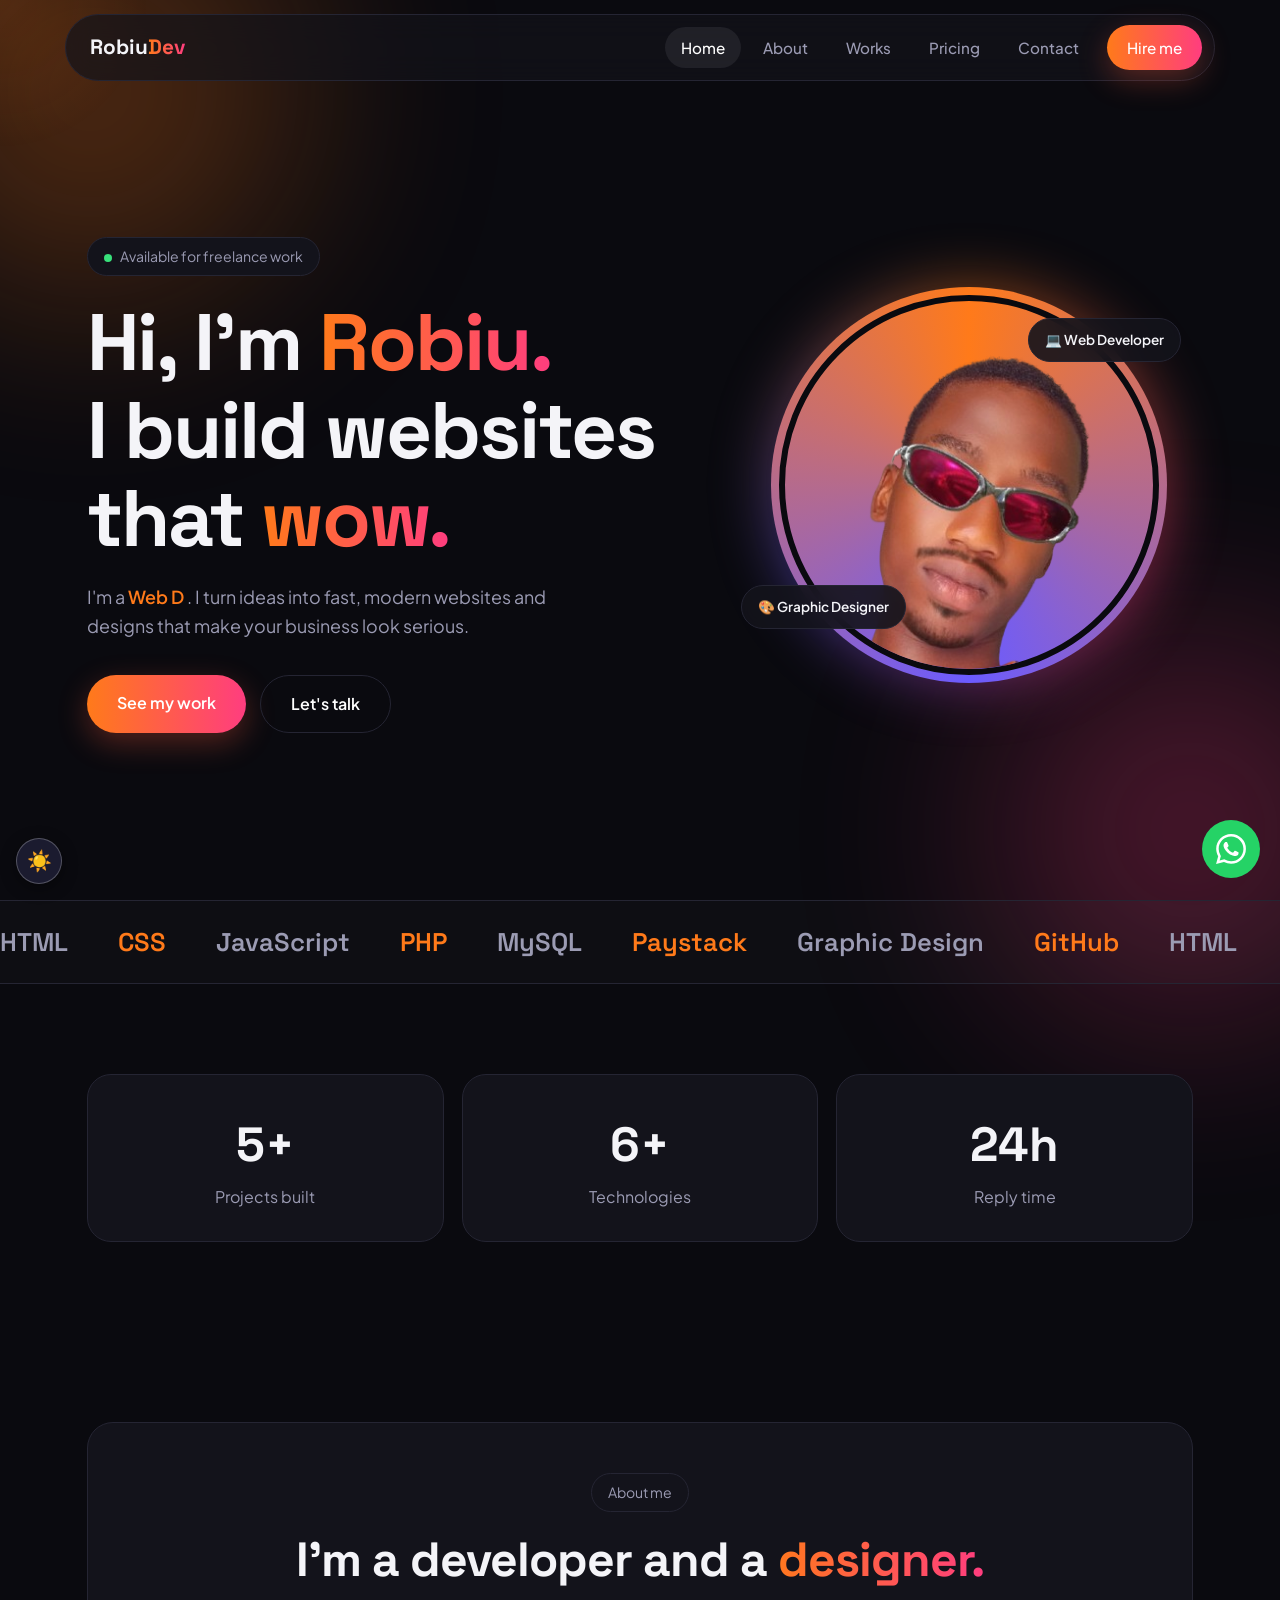
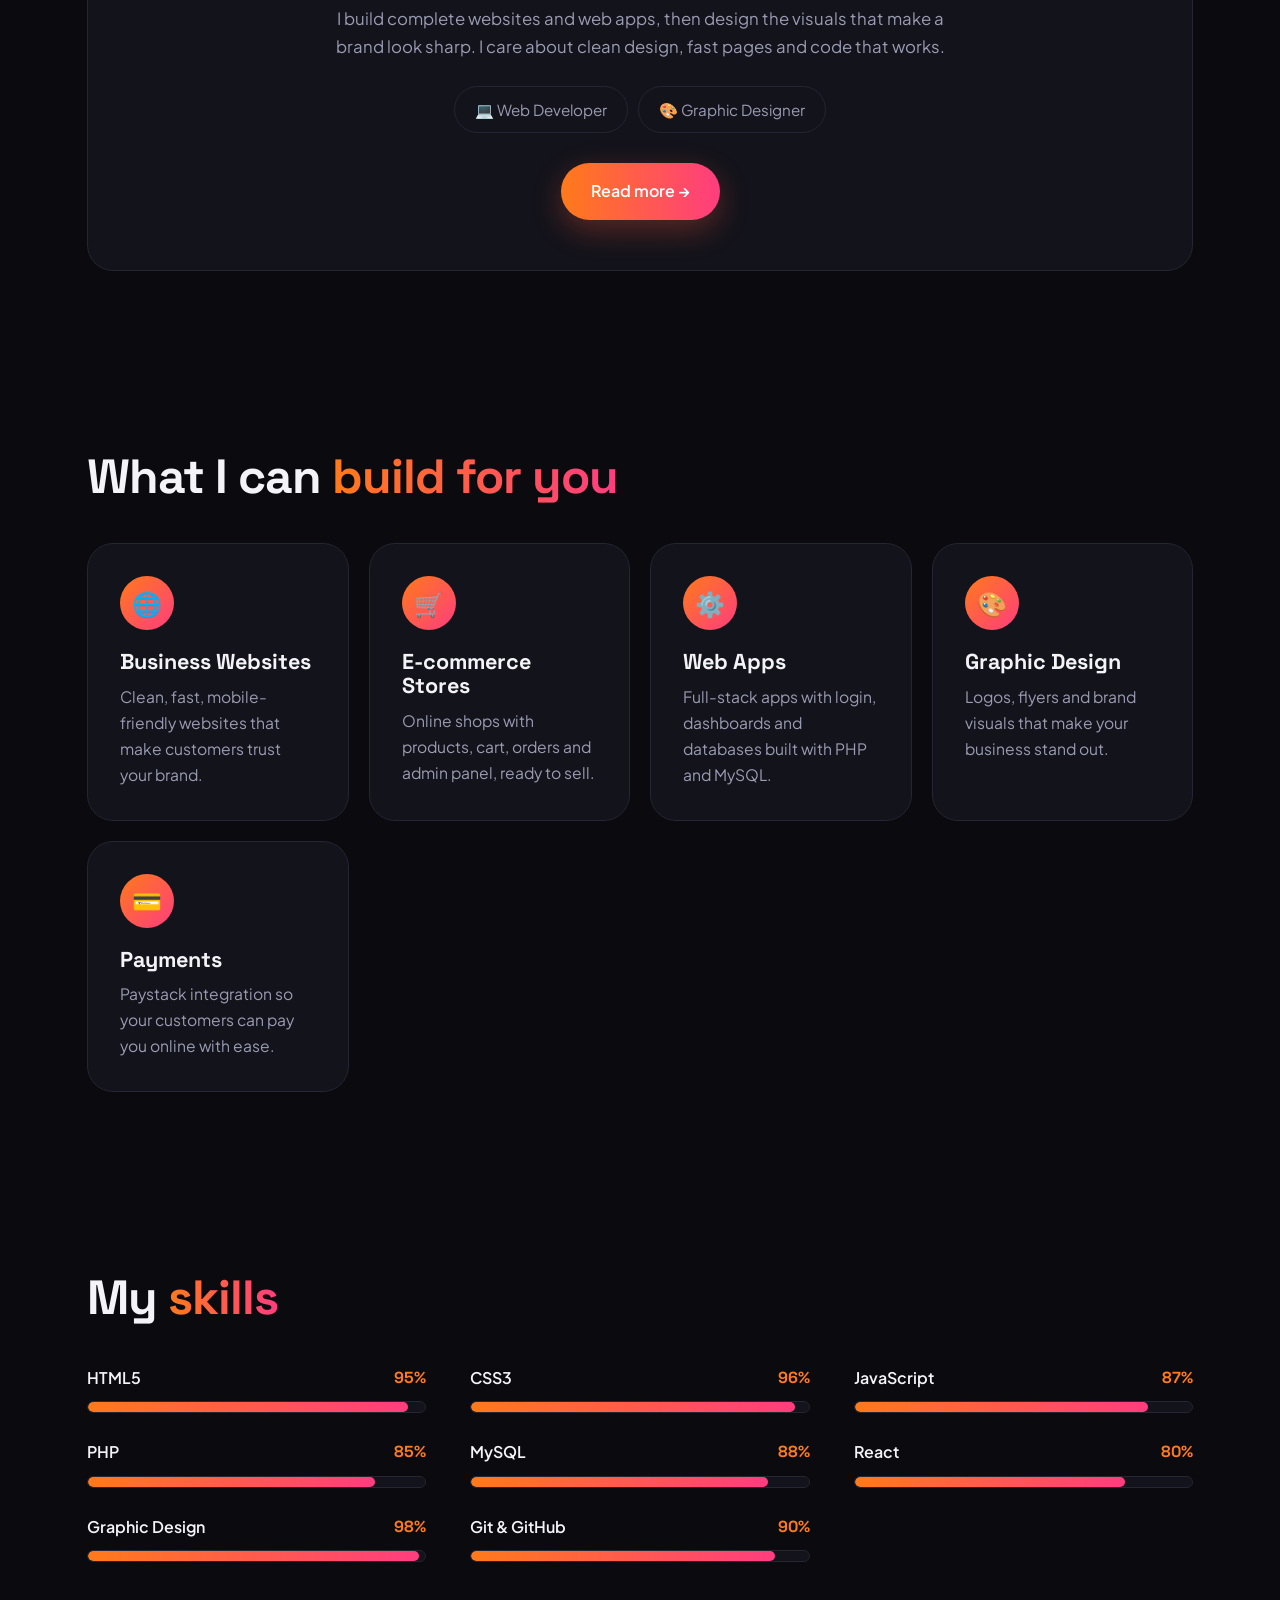
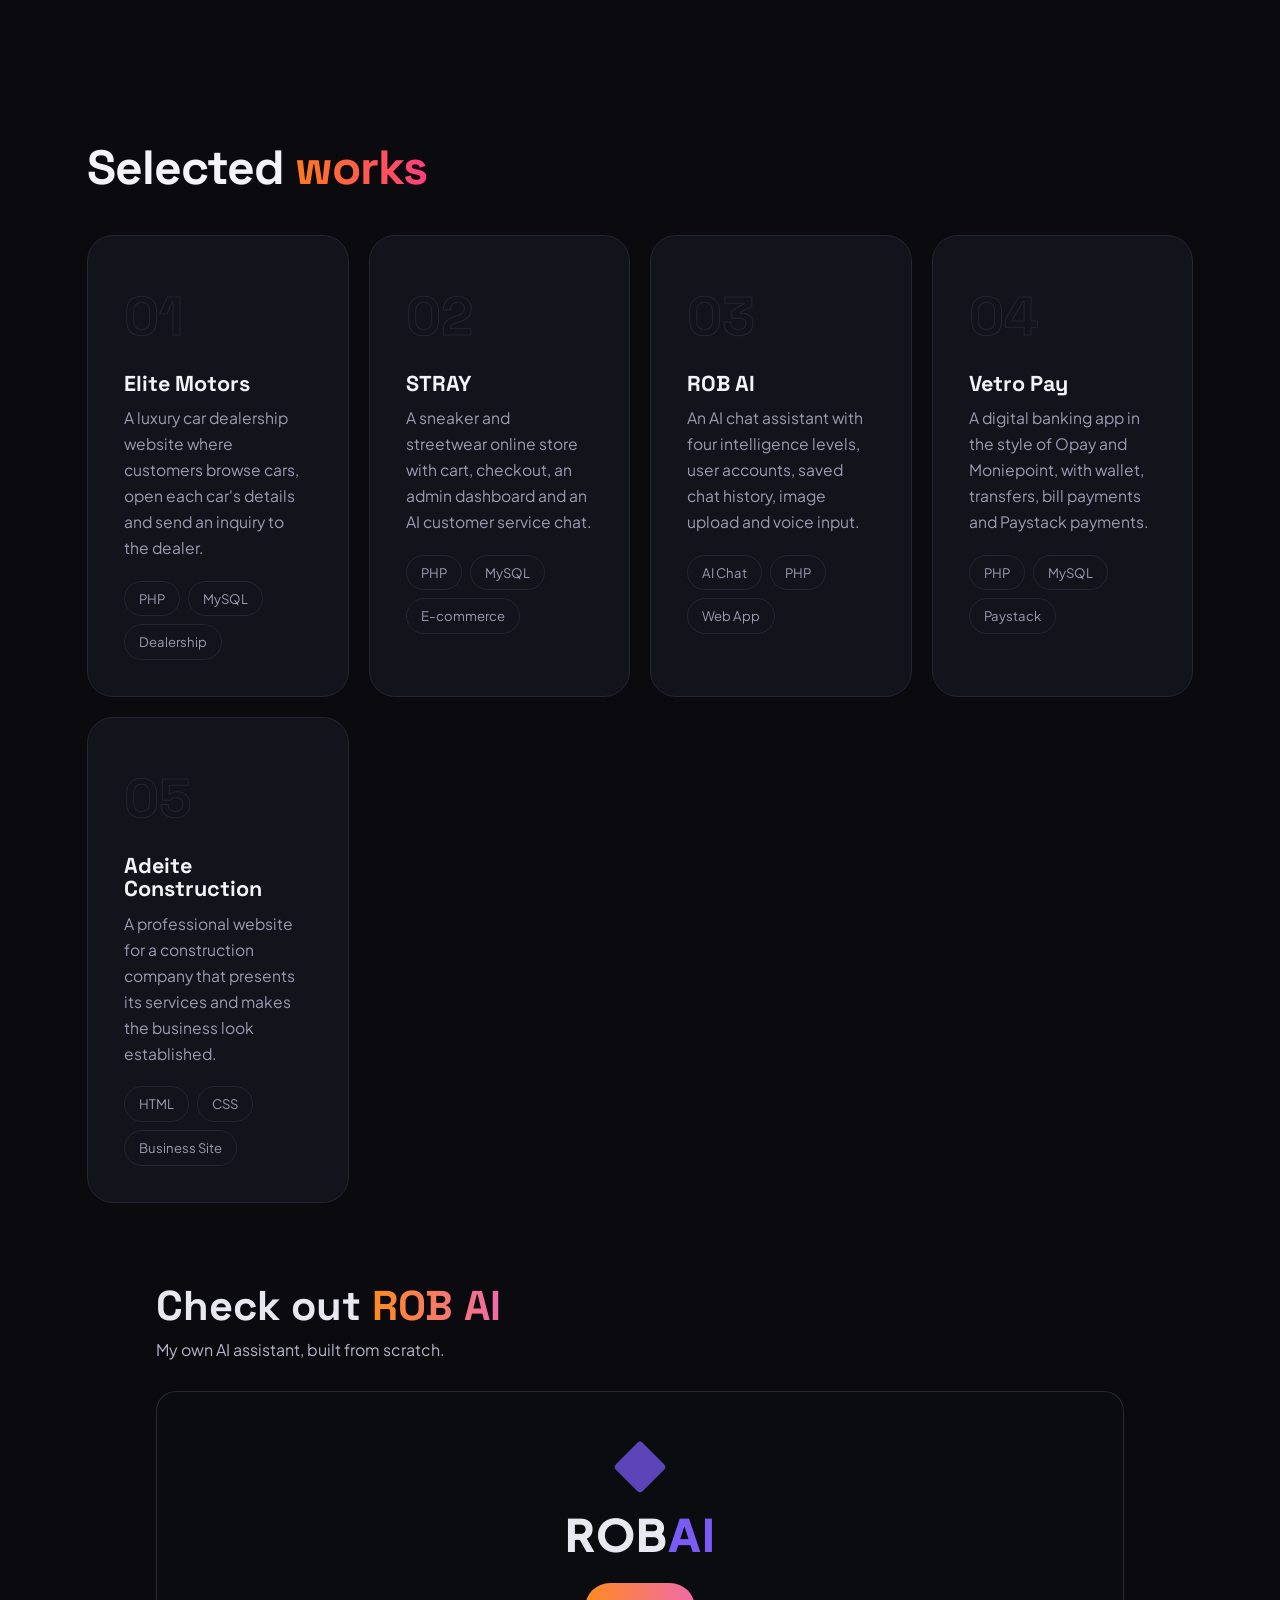
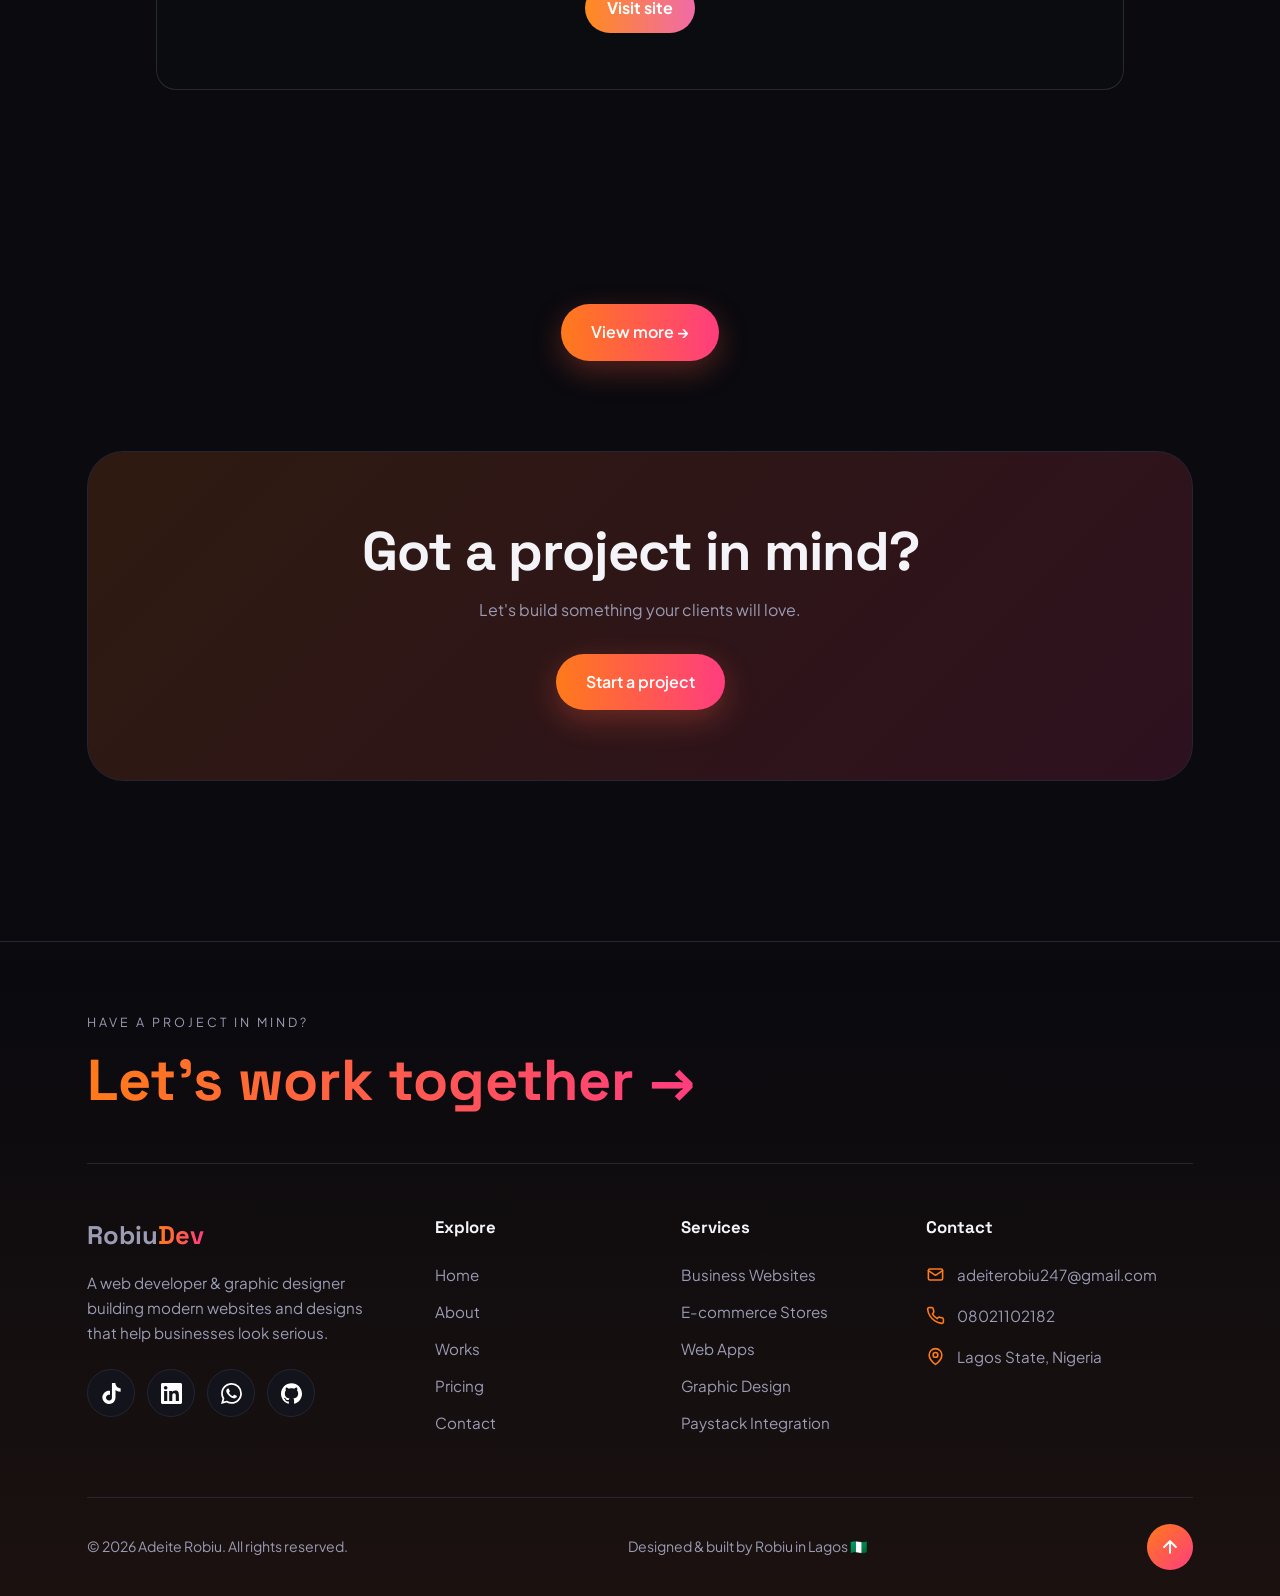
<file: index.html>
<!DOCTYPE html>
<html lang="en">
<head>
<meta charset="UTF-8">
<meta name="viewport" content="width=device-width,initial-scale=1">
<title> Robiu Dev | Web Developer & Graphic Designer</title>
<meta name="description" content="Adeite Robiu - web developer and graphic designer in Lagos, Nigeria. I build modern websites and web apps for businesses.">
<link rel="preconnect" href="https://fonts.googleapis.com">
<link href="https://fonts.googleapis.com/css2?family=Plus+Jakarta+Sans:wght@400;500;600&family=Space+Grotesk:wght@500;700&display=swap" rel="stylesheet">
<link rel="stylesheet" href="style.css">
</head>
<body>

<section class="hero"><div class="wrap">
  <div>
    <span class="tag"><i></i>Available for freelance work</span>
    <h1>Hi, I'm <span class="grad">Robiu.</span><br>I build websites that <span class="grad">wow.</span></h1>
    <p>I'm a <span class="typed" id="typed"></span>&nbsp;. I turn ideas into fast, modern websites and designs that make your business look serious.</p>
    <div class="cta">
      <a href="works.html" class="btn">See my work</a>
      <a href="contact.html" class="btn ghost">Let's talk</a>
    </div>
  </div>
  <div class="photo">
    <img src="Snapchat-137060388-removebg-preview.png" alt="Adeite Robiu">
    <span class="chip c1">💻 Web Developer</span>
    <span class="chip c2">🎨 Graphic Designer</span>
  </div>
</div></section>

<div class="marquee"><div class="track">
  <span>HTML</span><span>CSS</span><span>JavaScript</span><span>PHP</span><span>MySQL</span><span>Paystack</span><span>Graphic Design</span><span>GitHub</span>
  <span>HTML</span><span>CSS</span><span>JavaScript</span><span>PHP</span><span>MySQL</span><span>Paystack</span><span>Graphic Design</span><span>GitHub</span>
</div></div>

<section><div class="wrap">
  <div class="stats">
    <div class="stat rv"><b data-count="5" data-suffix="+">0</b><span>Projects built</span></div>
    <div class="stat rv"><b data-count="6" data-suffix="+">0</b><span>Technologies</span></div>
    <div class="stat rv"><b data-count="24" data-suffix="h">0</b><span>Reply time</span></div>
  </div>
</div></section>

<section><div class="wrap">
  <div class="card rv" style="padding:50px 36px;text-align:center">
    <span class="tag">About me</span>
    <h2 class="sec-title" style="margin-bottom:18px">I'm a developer and a<span class="grad"> designer.</span></h2>
    <p style="max-width:640px;margin:0 auto 26px;color:var(--mut);font-size:1.05rem">I build complete websites and web apps, then design the visuals that make a brand look sharp. I care about clean design, fast pages and code that works.</p>
    <div class="pills" style="justify-content:center;margin-bottom:30px">
      <span class="pill">💻 Web Developer</span>
      <span class="pill">🎨 Graphic Designer</span>
    </div>
    <a href="about.html" class="btn">Read more →</a>
  </div>
</div></section>
<section><div class="wrap">
  <h2 class="sec-title rv">What I can <span class="grad">build for you</span></h2>
  <div class="grid">
    <div class="card rv"><div class="ico">🌐</div><h3>Business Websites</h3><p>Clean, fast, mobile-friendly websites that make customers trust your brand.</p></div>
    <div class="card rv"><div class="ico">🛒</div><h3>E-commerce Stores</h3><p>Online shops with products, cart, orders and admin panel, ready to sell.</p></div>
    <div class="card rv"><div class="ico">⚙️</div><h3>Web Apps</h3><p>Full-stack apps with login, dashboards and databases built with PHP and MySQL.</p></div>
    <div class="card rv"><div class="ico">🎨</div><h3>Graphic Design</h3><p>Logos, flyers and brand visuals that make your business stand out.</p></div>
    <div class="card rv"><div class="ico">💳</div><h3>Payments</h3><p>Paystack integration so your customers can pay you online with ease.</p></div>
  </div>
</div></section>
<section><div class="wrap">
  <h2 class="sec-title rv">My <span class="grad">skills</span></h2>
  <div class="skills" id="skills"></div>
</div></section>
<section><div class="wrap">
  <h2 class="sec-title rv">Selected <span class="grad">works</span></h2>
  <div class="grid">

    <div class="card work rv">
      <div class="num">01</div>
      <h3>Elite Motors</h3>
      <p>A luxury car dealership website where customers browse cars, open each car's details and send an inquiry to the dealer.</p>
      <div class="tags"><span>PHP</span><span>MySQL</span><span>Dealership</span></div>
    </div>

    <div class="card work rv">
      <div class="num">02</div>
      <h3>STRAY</h3>
      <p>A sneaker and streetwear online store with cart, checkout, an admin dashboard and an AI customer service chat.</p>
      <div class="tags"><span>PHP</span><span>MySQL</span><span>E-commerce</span></div>
    </div>

    <div class="card work rv">
      <div class="num">03</div>
      <h3>ROB AI</h3>
      <p>An AI chat assistant with four intelligence levels, user accounts, saved chat history, image upload and voice input.</p>
      <div class="tags"><span>AI Chat</span><span>PHP</span><span>Web App</span></div>
    </div>

    <div class="card work rv">
      <div class="num">04</div>
      <h3>Vetro Pay</h3>
      <p>A digital banking app in the style of Opay and Moniepoint, with wallet, transfers, bill payments and Paystack payments.</p>
      <div class="tags"><span>PHP</span><span>MySQL</span><span>Paystack</span></div>
    </div>

    <div class="card work rv">
      <div class="num">05</div>
      <h3>Adeite Construction</h3>
      <p>A professional website for a construction company that presents its services and makes the business look established.</p>
      <div class="tags"><span>HTML</span><span>CSS</span><span>Business Site</span></div>
    </div>

  </div>
<section class="x-section" id="rob-ai-demo">
  <h2>Check out <span>ROB AI</span></h2>
  <p>My own AI assistant, built from scratch.</p>

  <a class="x-rob-box" href="https://robai.site.je" target="_blank" rel="noopener">
    <span class="x-rob-diamond"></span>
    <div class="x-rob-name">ROB<span>AI</span></div>
    <span class="x-btn">Visit site</span>
  </a>
</section>
</section>
  <div class="rv" style="text-align:center;margin-top:44px">
    <a href="works.html" class="btn">View more →</a>
  </div>
</div></section>

<section><div class="wrap">
  <div class="cta-box rv">
    <h2>Got a project in mind?</h2>
    <p>Let's build something your clients will love.</p>
    <a href="contact.html" class="btn">Start a project</a>
  </div>
</div></section>

<script src="main.js"></script>
</body>
</html>
</file>
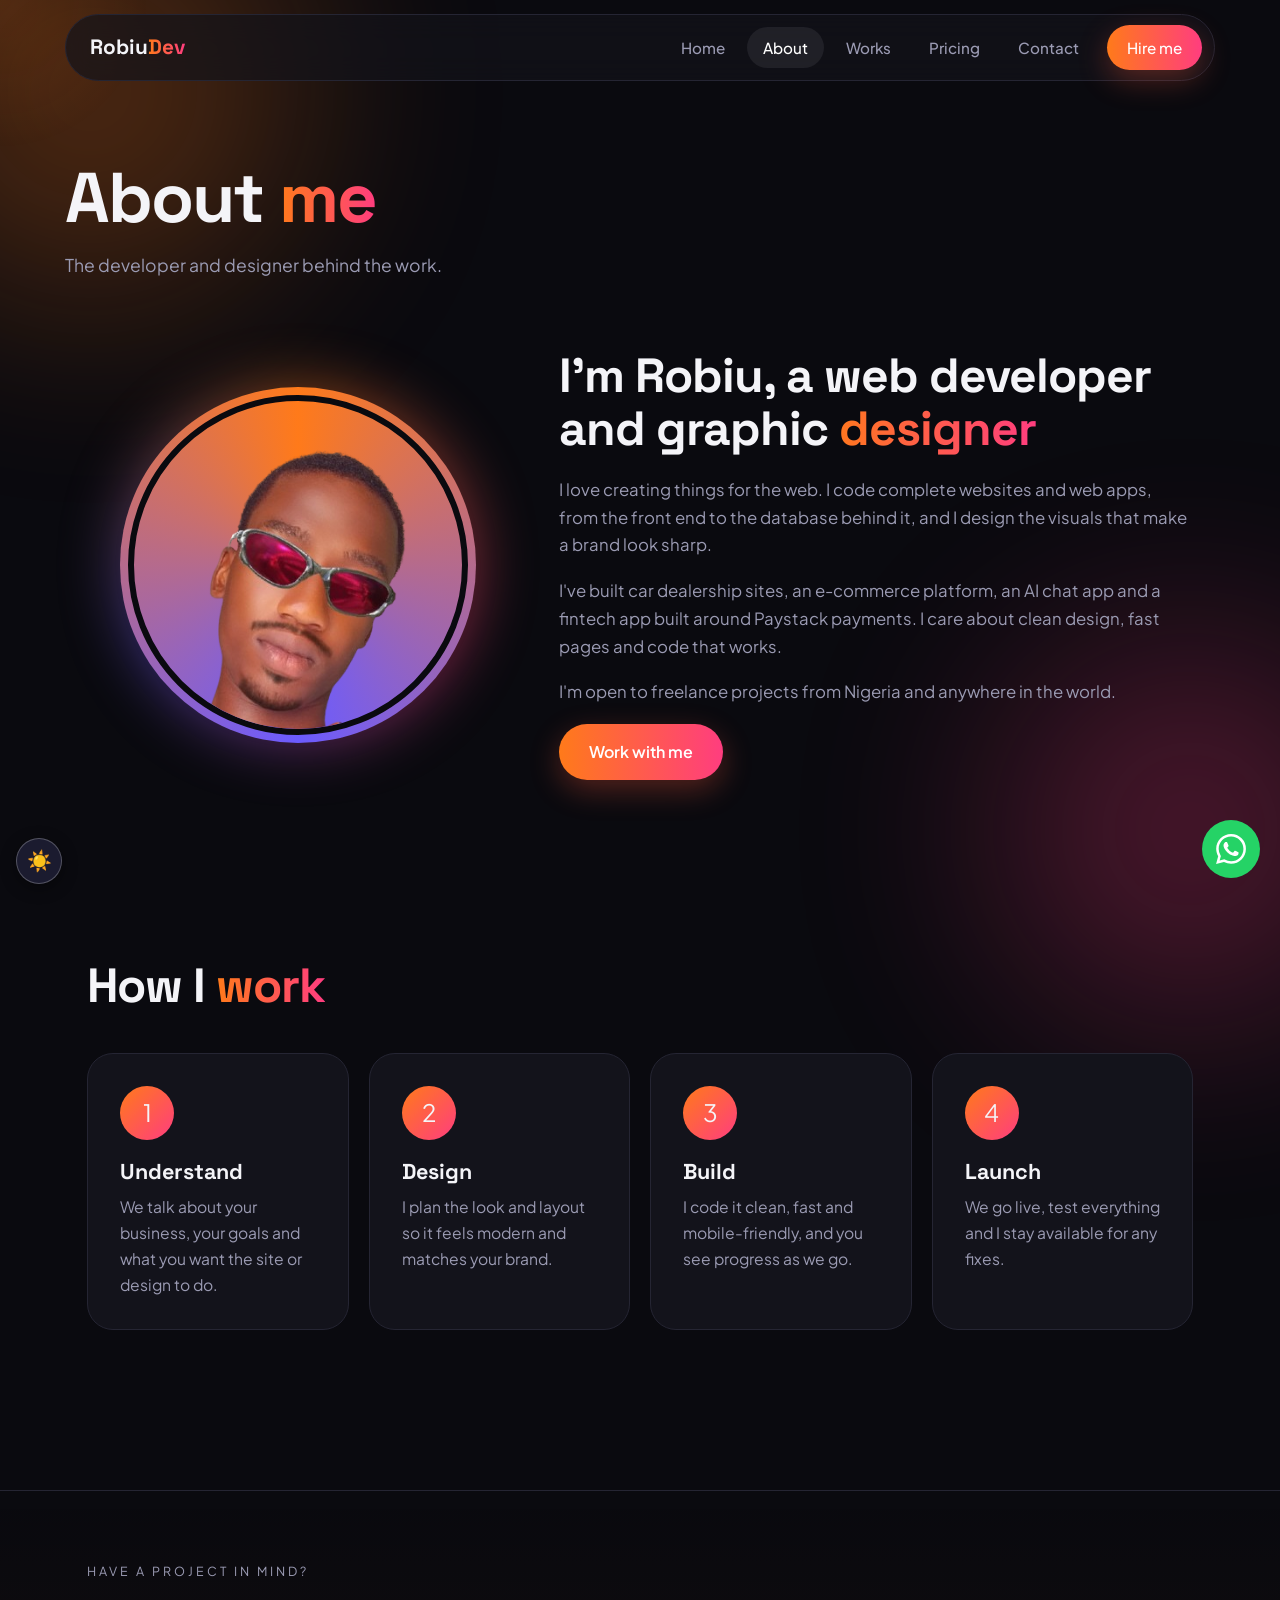
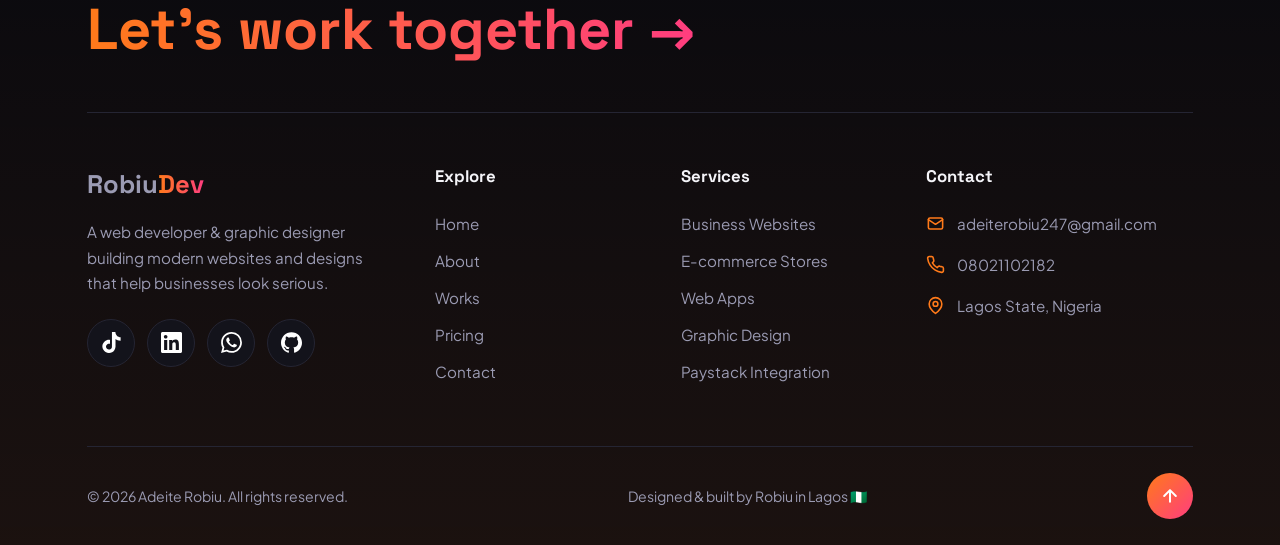
<file: about.html>
<!DOCTYPE html>
<html lang="en">
<head>
<meta charset="UTF-8">
<meta name="viewport" content="width=device-width,initial-scale=1">
<title>About | Adeite Robiu</title>
<link rel="preconnect" href="https://fonts.googleapis.com">
<link href="https://fonts.googleapis.com/css2?family=Plus+Jakarta+Sans:wght@400;500;600&family=Space+Grotesk:wght@500;700&display=swap" rel="stylesheet">
<link rel="stylesheet" href="style.css">
</head>
<body>

<div class="page-head wrap">
  <h1>About <span class="grad">me</span></h1>
  <p>The developer and designer behind the work.</p>
</div>

<section style="padding-top:30px"><div class="wrap about">
  <div class="photo rv"><img src="Snapchat-137060388-removebg-preview.png" alt="Adeite Robiu"></div>
  <div class="rv">
    <h2 class="sec-title" style="margin-bottom:20px">I'm Robiu, a web developer and graphic<span class="grad"> designer</span></h2>
    <p>I love creating things for the web. I code complete websites and web apps, from the front end to the database behind it, and I design the visuals that make a brand look sharp.</p>
    <p>I've built car dealership sites, an e-commerce platform, an AI chat app and a fintech app built around Paystack payments. I care about clean design, fast pages and code that works.</p>
    <p>I'm open to freelance projects from Nigeria and anywhere in the world.</p>
    <a href="contact.html" class="btn">Work with me</a>
  </div>
</div></section>

<section><div class="wrap">
  <h2 class="sec-title rv">How I <span class="grad">work</span></h2>
  <div class="grid">
    <div class="card rv"><div class="ico">1</div><h3>Understand</h3><p>We talk about your business, your goals and what you want the site or design to do.</p></div>
    <div class="card rv"><div class="ico">2</div><h3>Design</h3><p>I plan the look and layout so it feels modern and matches your brand.</p></div>
    <div class="card rv"><div class="ico">3</div><h3>Build</h3><p>I code it clean, fast and mobile-friendly, and you see progress as we go.</p></div>
    <div class="card rv"><div class="ico">4</div><h3>Launch</h3><p>We go live, test everything and I stay available for any fixes.</p></div>
  </div>
</div></section>

<script src="main.js"></script>
</body>
</html>
</file>
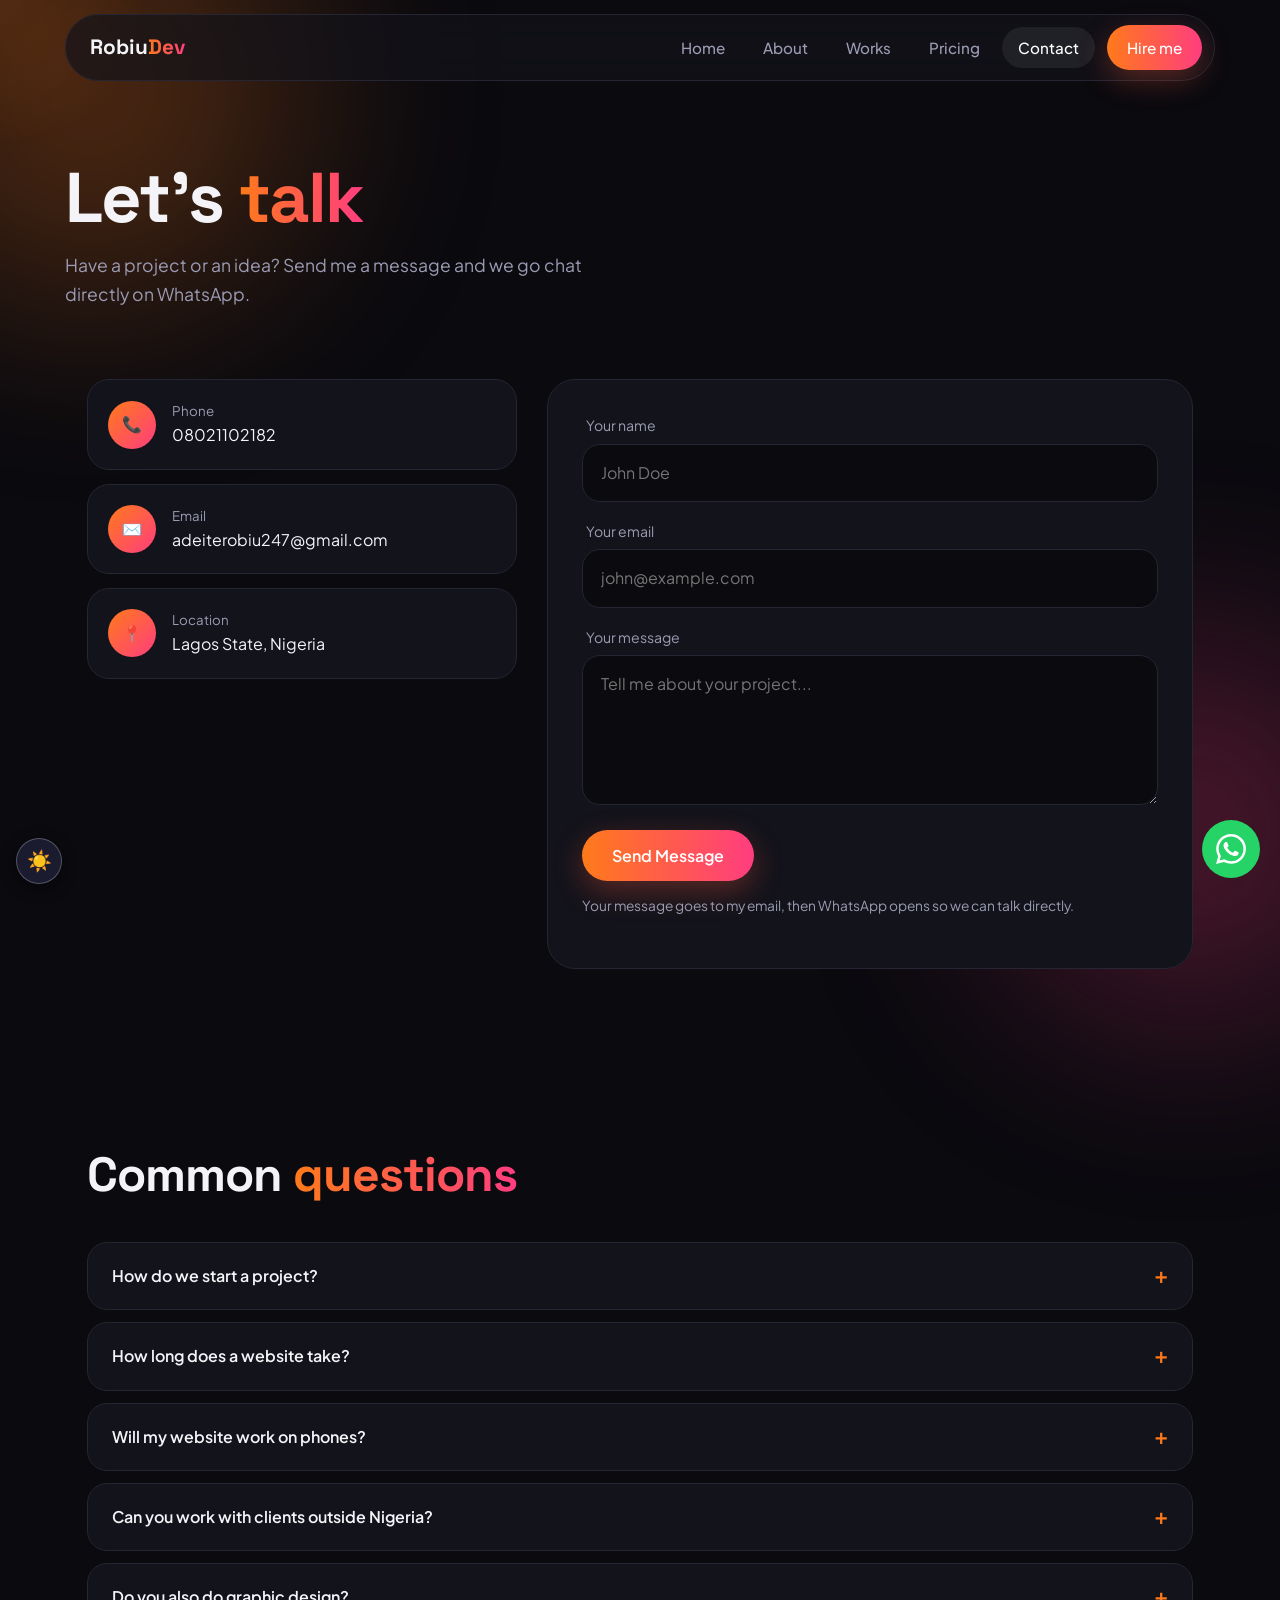
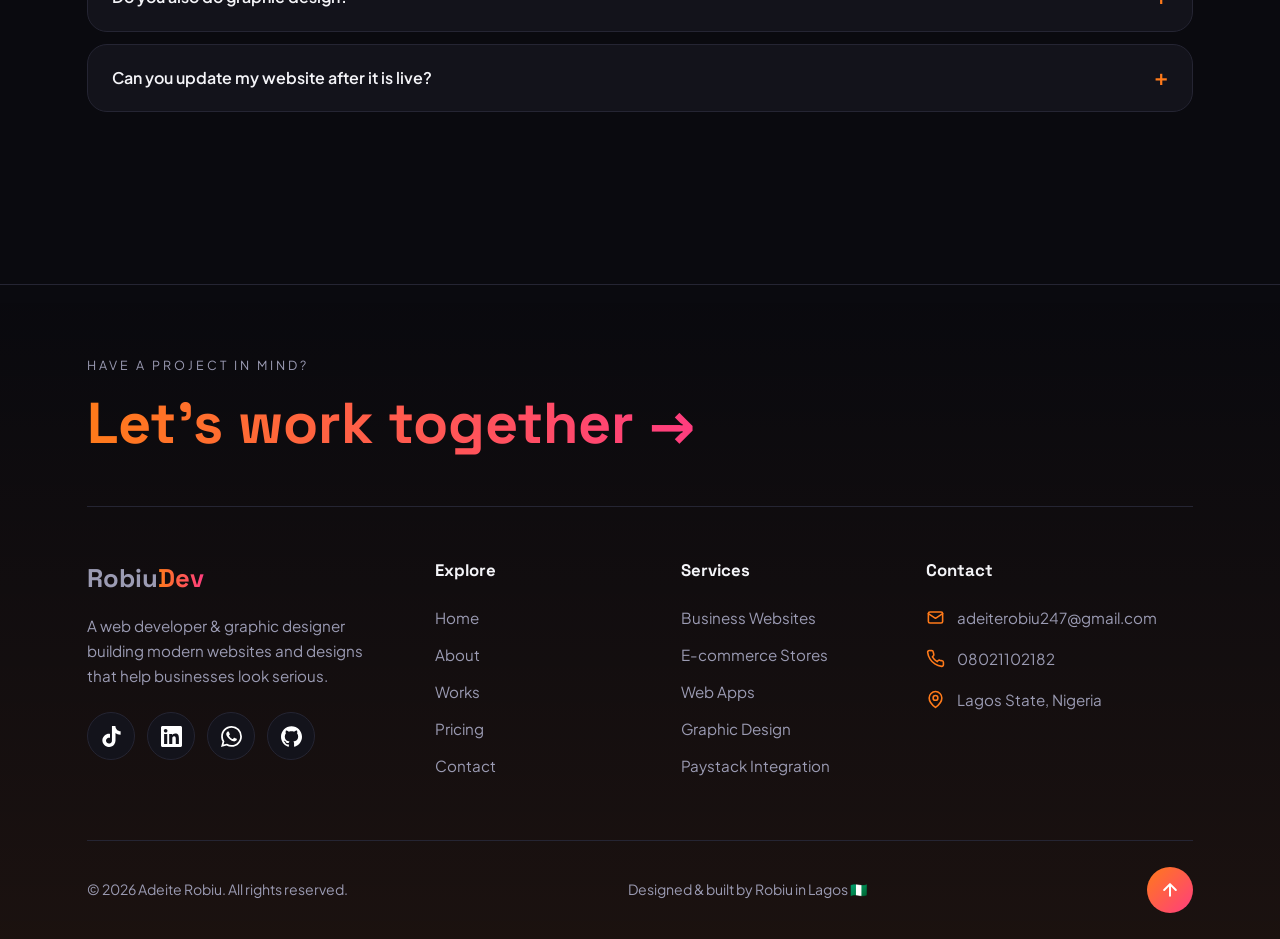
<file: contact.html>
<!DOCTYPE html>
<html lang="en">
<head>
<meta charset="UTF-8">
<meta name="viewport" content="width=device-width,initial-scale=1">
<title>Contact | Adeite Robiu</title>
<link rel="preconnect" href="https://fonts.googleapis.com">
<link href="https://fonts.googleapis.com/css2?family=Plus+Jakarta+Sans:wght@400;500;600&family=Space+Grotesk:wght@500;700&display=swap" rel="stylesheet">
<link rel="stylesheet" href="style.css">
</head>
<body>

<div class="page-head wrap">
  <h1>Let's <span class="grad">talk</span></h1>
  <p>Have a project or an idea? Send me a message and we go chat directly on WhatsApp.</p>
</div>

<section style="padding-top:30px"><div class="wrap contact">

  <div class="info rv">
    <a href="tel:+2348021102182"><span class="ico">📞</span><span><small>Phone</small>08021102182</span></a>
    <a href="mailto:adeiterobiu247@gmail.com"><span class="ico">✉️</span><span><small>Email</small>adeiterobiu247@gmail.com</span></a>
    <div><span class="ico">📍</span><span><small>Location</small>Lagos State, Nigeria</span></div>
  </div>

  <form id="cform" class="rv" action="https://formsubmit.co/adeiterobiu247@gmail.com" method="POST">
    <input type="hidden" name="_subject" value="New message from your portfolio">
    <input type="hidden" name="_captcha" value="false">
    <input type="hidden" name="_template" value="table">
    <label>Your name</label>
    <input type="text" name="name" placeholder="John Doe" required>
    <label>Your email</label>
    <input type="email" name="email" placeholder="john@example.com" required>
    <label>Your message</label>
    <textarea name="message" placeholder="Tell me about your project..." required></textarea>
    <button class="btn" type="submit">Send Message</button>
    <p class="cnote">Your message goes to my email, then WhatsApp opens so we can talk directly.</p>
    <div id="status"></div>
  </form>

</div></section>

<section><div class="wrap">
  <h2 class="sec-title rv">Common <span class="grad">questions</span></h2>
  <div class="faq rv">
    <details>
      <summary>How do we start a project?</summary>
      <p>Send me a message here or on WhatsApp. We talk about what you need, I give you a price and timeline, and once we agree, I start work.</p>
    </details>
    <details>
      <summary>How long does a website take?</summary>
      <p>A simple website takes about 5 days. A bigger business site takes around 10 days. Apps with login, database and payments depend on the features you want.</p>
    </details>
    <details>
      <summary>Will my website work on phones?</summary>
      <p>Yes. Every website I build is mobile-first, so it looks good on phones, tablets and laptops.</p>
    </details>
    <details>
      <summary>Can you work with clients outside Nigeria?</summary>
      <p>Yes. I work with clients in Nigeria and anywhere in the world. We can talk on WhatsApp or email.</p>
    </details>
    <details>
      <summary>Do you also do graphic design?</summary>
      <p>Yes. I design logos, flyers and brand visuals. Tell me what you need and I will send you a quote.</p>
    </details>
    <details>
      <summary>Can you update my website after it is live?</summary>
      <p>Yes. Message me anytime and I will make changes or fix issues for you.</p>
    </details>
  </div>
</div></section>

<script src="main.js"></script>
</body>
</html>
</file>
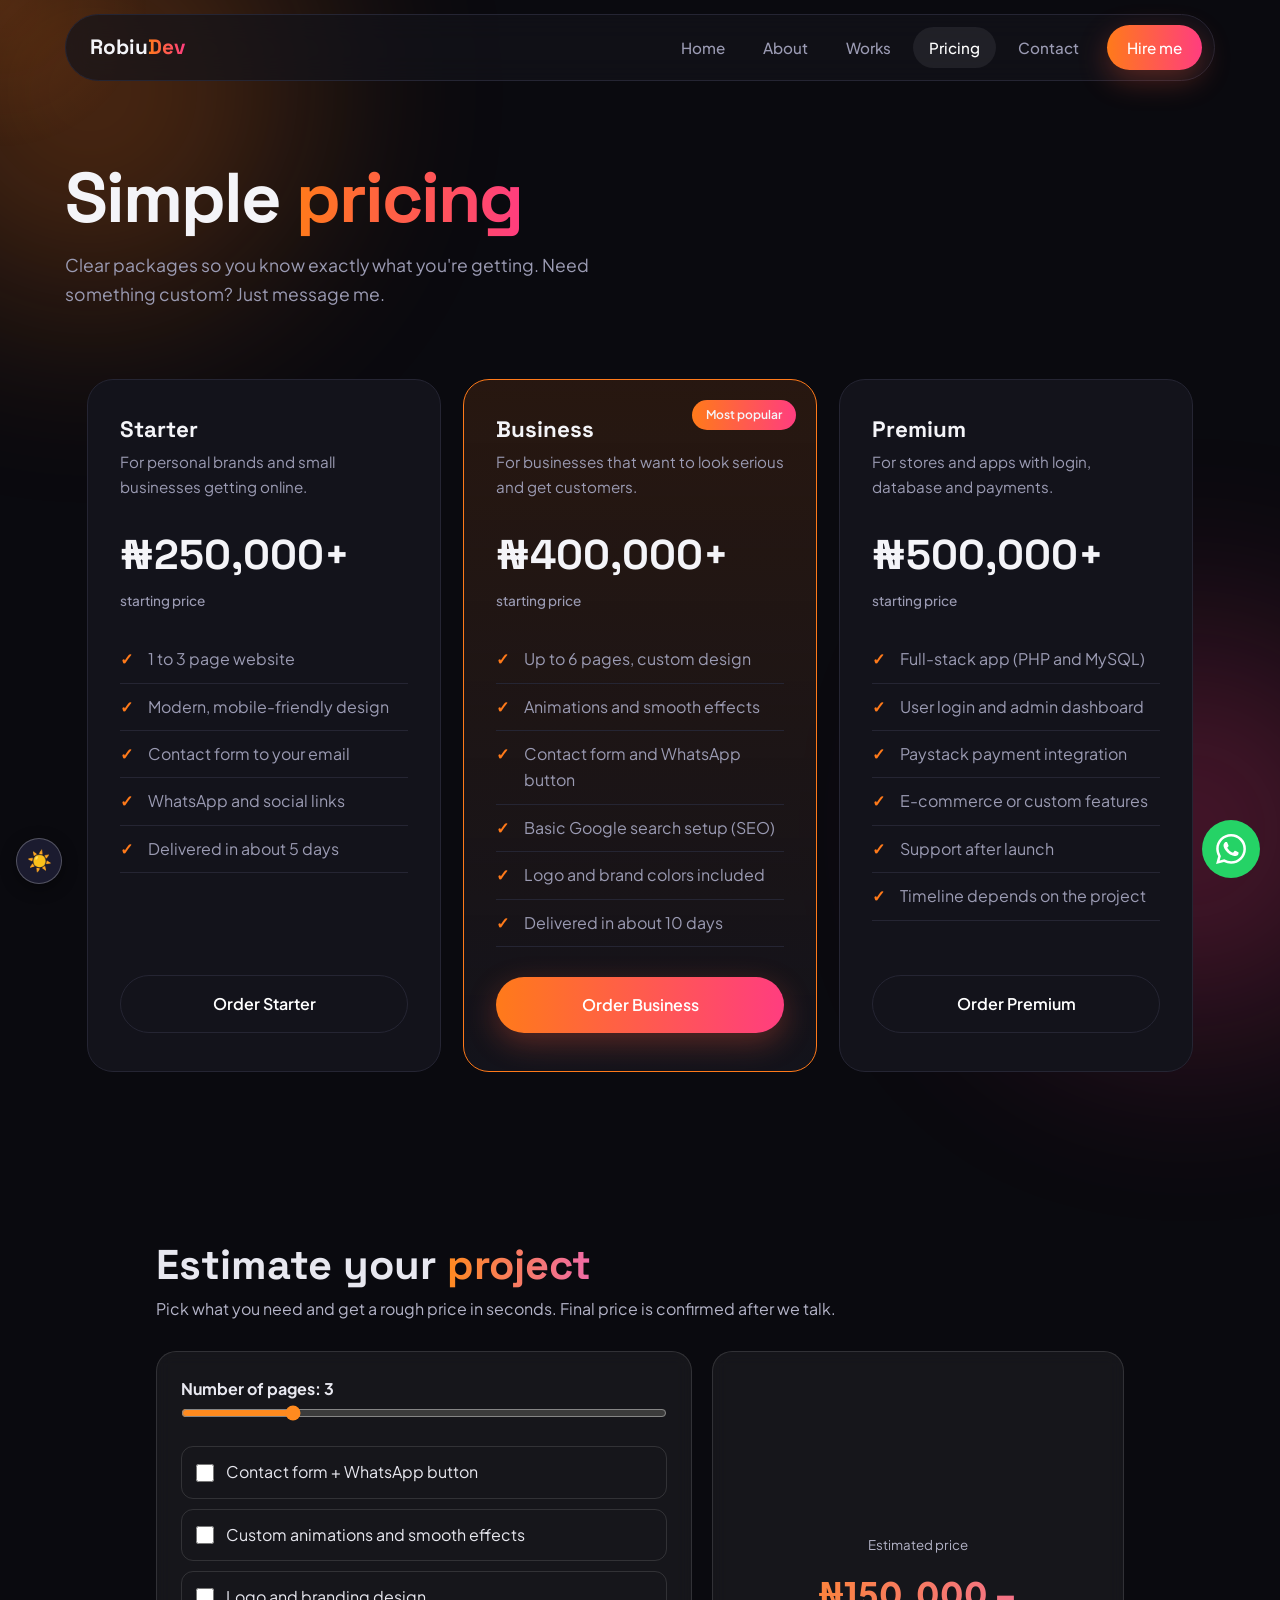
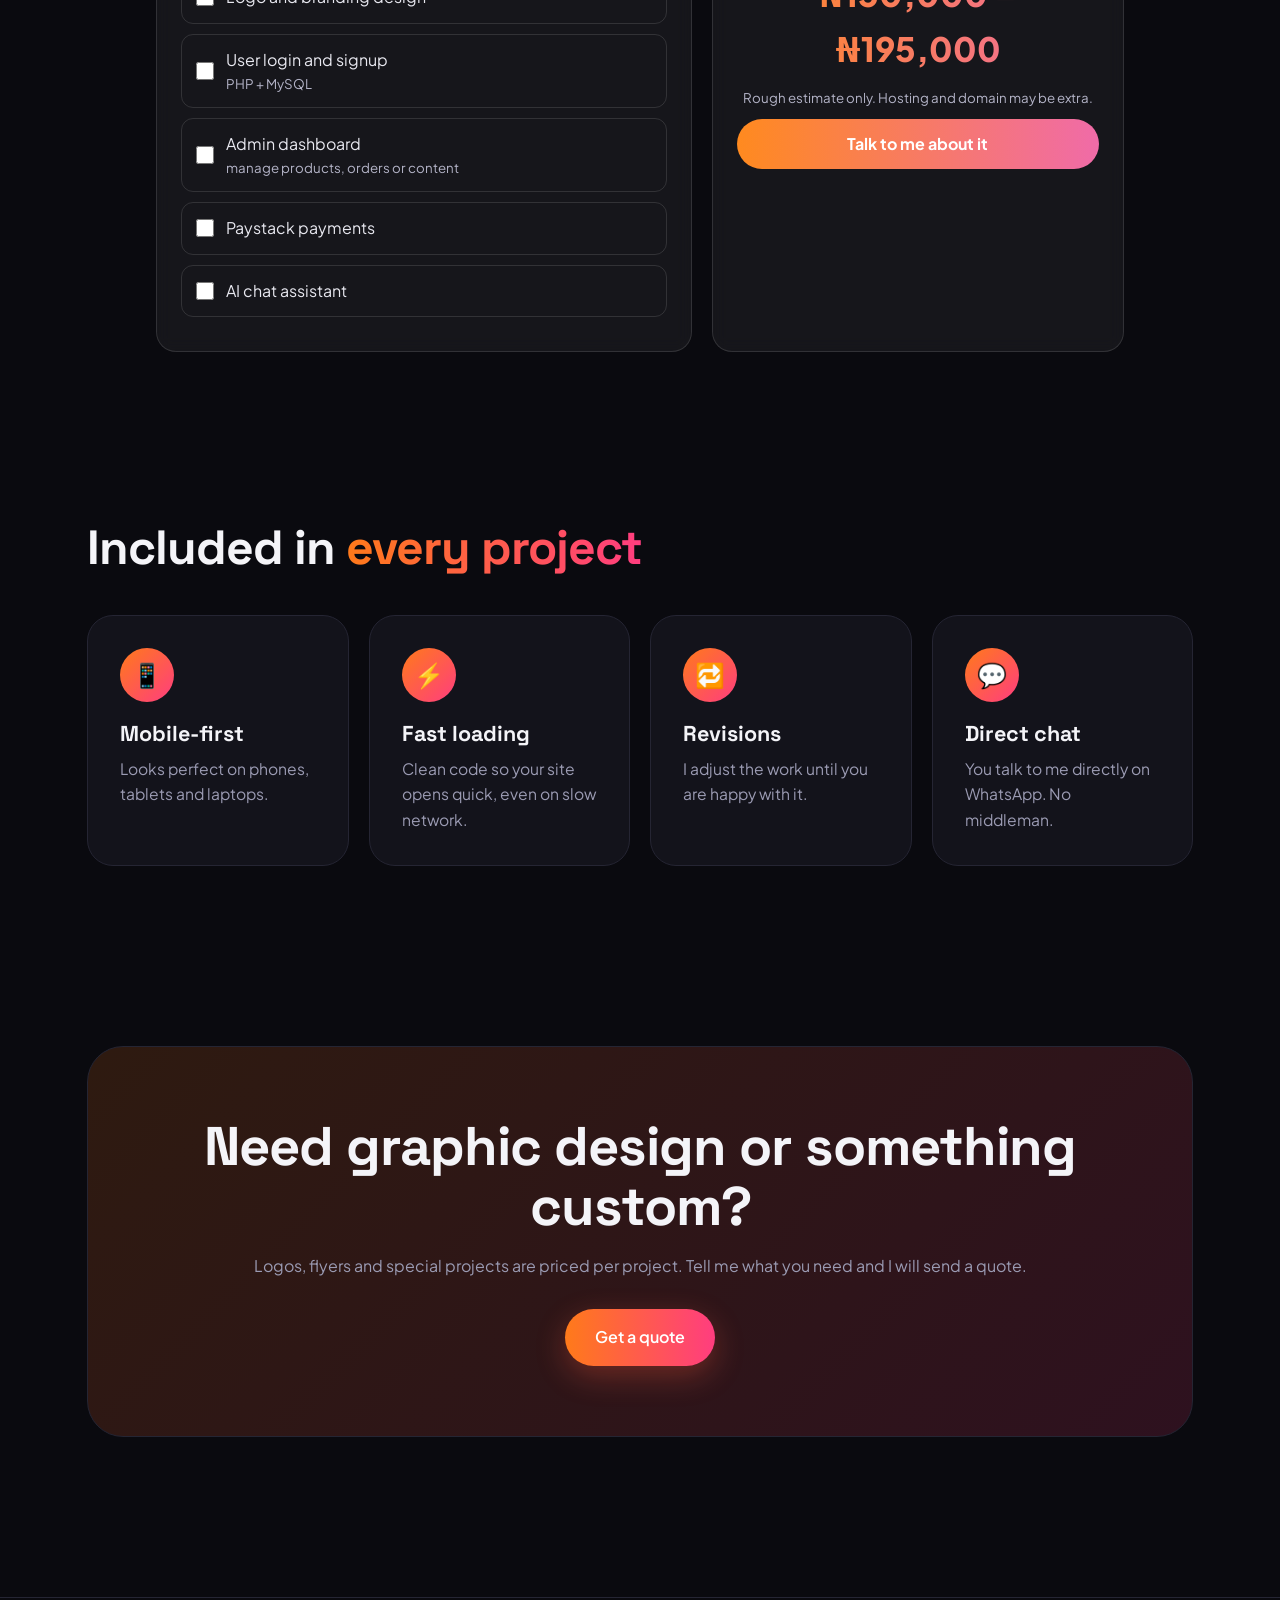
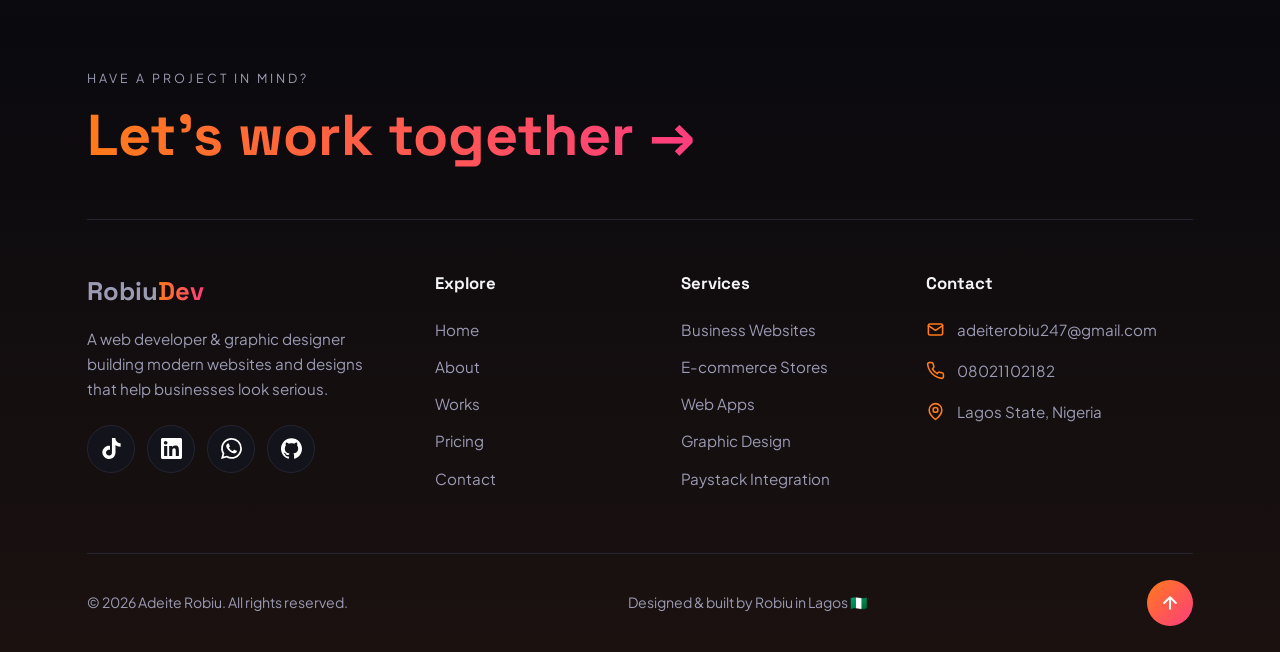
<file: pricing.html>
<!DOCTYPE html>
<html lang="en">
<head>
<meta charset="UTF-8">
<meta name="viewport" content="width=device-width,initial-scale=1">
<title>Pricing | Adeite Robiu</title>
<link rel="preconnect" href="https://fonts.googleapis.com">
<link href="https://fonts.googleapis.com/css2?family=Plus+Jakarta+Sans:wght@400;500;600&family=Space+Grotesk:wght@500;700&display=swap" rel="stylesheet">
<link rel="stylesheet" href="style.css">
</head>
<body>

<div class="page-head wrap">
  <h1>Simple <span class="grad">pricing</span></h1>
  <p>Clear packages so you know exactly what you're getting. Need something custom? Just message me.</p>
</div>

<section style="padding-top:30px"><div class="wrap">
  <div class="plans">

    <div class="card plan rv">
      <h3>Starter</h3>
      <p class="sub">For personal brands and small businesses getting online.</p>
      <div class="price">₦250,000+<small>starting price</small></div>
      <ul>
        <li>1 to 3 page website</li>
        <li>Modern, mobile-friendly design</li>
        <li>Contact form to your email</li>
        <li>WhatsApp and social links</li>
        <li>Delivered in about 5 days</li>
      </ul>
      <a class="btn ghost" target="_blank" rel="noopener" href="https://wa.me/2348021102182?text=Hi%20Robiu%2C%20I%20want%20the%20Starter%20package.">Order Starter</a>
    </div>

    <div class="card plan hot rv">
      <span class="badge">Most popular</span>
      <h3>Business</h3>
      <p class="sub">For businesses that want to look serious and get customers.</p>
      <div class="price">₦400,000+<small>starting price</small></div>
      <ul>
        <li>Up to 6 pages, custom design</li>
        <li>Animations and smooth effects</li>
        <li>Contact form and WhatsApp button</li>
        <li>Basic Google search setup (SEO)</li>
        <li>Logo and brand colors included</li>
        <li>Delivered in about 10 days</li>
      </ul>
      <a class="btn" target="_blank" rel="noopener" href="https://wa.me/2348021102182?text=Hi%20Robiu%2C%20I%20want%20the%20Business%20package.">Order Business</a>
    </div>

    <div class="card plan rv">
      <h3>Premium</h3>
      <p class="sub">For stores and apps with login, database and payments.</p>
      <div class="price">₦500,000+<small>starting price</small></div>
      <ul>
        <li>Full-stack app (PHP and MySQL)</li>
        <li>User login and admin dashboard</li>
        <li>Paystack payment integration</li>
        <li>E-commerce or custom features</li>
        <li>Support after launch</li>
        <li>Timeline depends on the project</li>
      </ul>
      <a class="btn ghost" target="_blank" rel="noopener" href="https://wa.me/2348021102182?text=Hi%20Robiu%2C%20I%20want%20the%20Premium%20package.">Order Premium</a>
    </div>

  </div>
</div></section>

<!-- (B) PRICE ESTIMATOR: paste on pricing.html -->
<section class="x-section" id="estimator">
  <h2>Estimate your <span>project</span></h2>
  <p>Pick what you need and get a rough price in seconds. Final price is confirmed after we talk.</p>

  <div class="x-est">
    <div class="x-card">
      <div class="x-pages">
        <strong>Number of pages: <span id="x-pages-out">3</span></strong>
        <input type="range" id="x-pages" min="1" max="10" value="3">
      </div>

      <label class="x-opt"><input type="checkbox" data-price="20000">
        <span>Contact form + WhatsApp button</span></label>
      <label class="x-opt"><input type="checkbox" data-price="50000">
        <span>Custom animations and smooth effects</span></label>
      <label class="x-opt"><input type="checkbox" data-price="40000">
        <span>Logo and branding design</span></label>
      <label class="x-opt"><input type="checkbox" data-price="100000">
        <span>User login and signup <small>PHP + MySQL</small></span></label>
      <label class="x-opt"><input type="checkbox" data-price="150000">
        <span>Admin dashboard <small>manage products, orders or content</small></span></label>
      <label class="x-opt"><input type="checkbox" data-price="120000">
        <span>Paystack payments</span></label>
      <label class="x-opt"><input type="checkbox" data-price="150000">
        <span>AI chat assistant</span></label>
    </div>

    <div class="x-card x-result">
      <small>Estimated price</small>
      <div class="x-price" id="x-price">₦0</div>
      <small>Rough estimate only. Hosting and domain may be extra.</small>
      <a class="x-btn" href="contact.html">Talk to me about it</a>
    </div>
  </div>
</section>

<section><div class="wrap">
  <h2 class="sec-title rv">Included in <span class="grad">every project</span></h2>
  <div class="grid">
    <div class="card rv"><div class="ico">📱</div><h3>Mobile-first</h3><p>Looks perfect on phones, tablets and laptops.</p></div>
    <div class="card rv"><div class="ico">⚡</div><h3>Fast loading</h3><p>Clean code so your site opens quick, even on slow network.</p></div>
    <div class="card rv"><div class="ico">🔁</div><h3>Revisions</h3><p>I adjust the work until you are happy with it.</p></div>
    <div class="card rv"><div class="ico">💬</div><h3>Direct chat</h3><p>You talk to me directly on WhatsApp. No middleman.</p></div>
  </div>
</div></section>

<section><div class="wrap">
  <div class="cta-box rv">
    <h2>Need graphic design or something custom?</h2>
    <p>Logos, flyers and special projects are priced per project. Tell me what you need and I will send a quote.</p>
    <a href="contact.html" class="btn">Get a quote</a>
  </div>
</div></section>

<script src="main.js"></script>
</body>
</html>
</file>
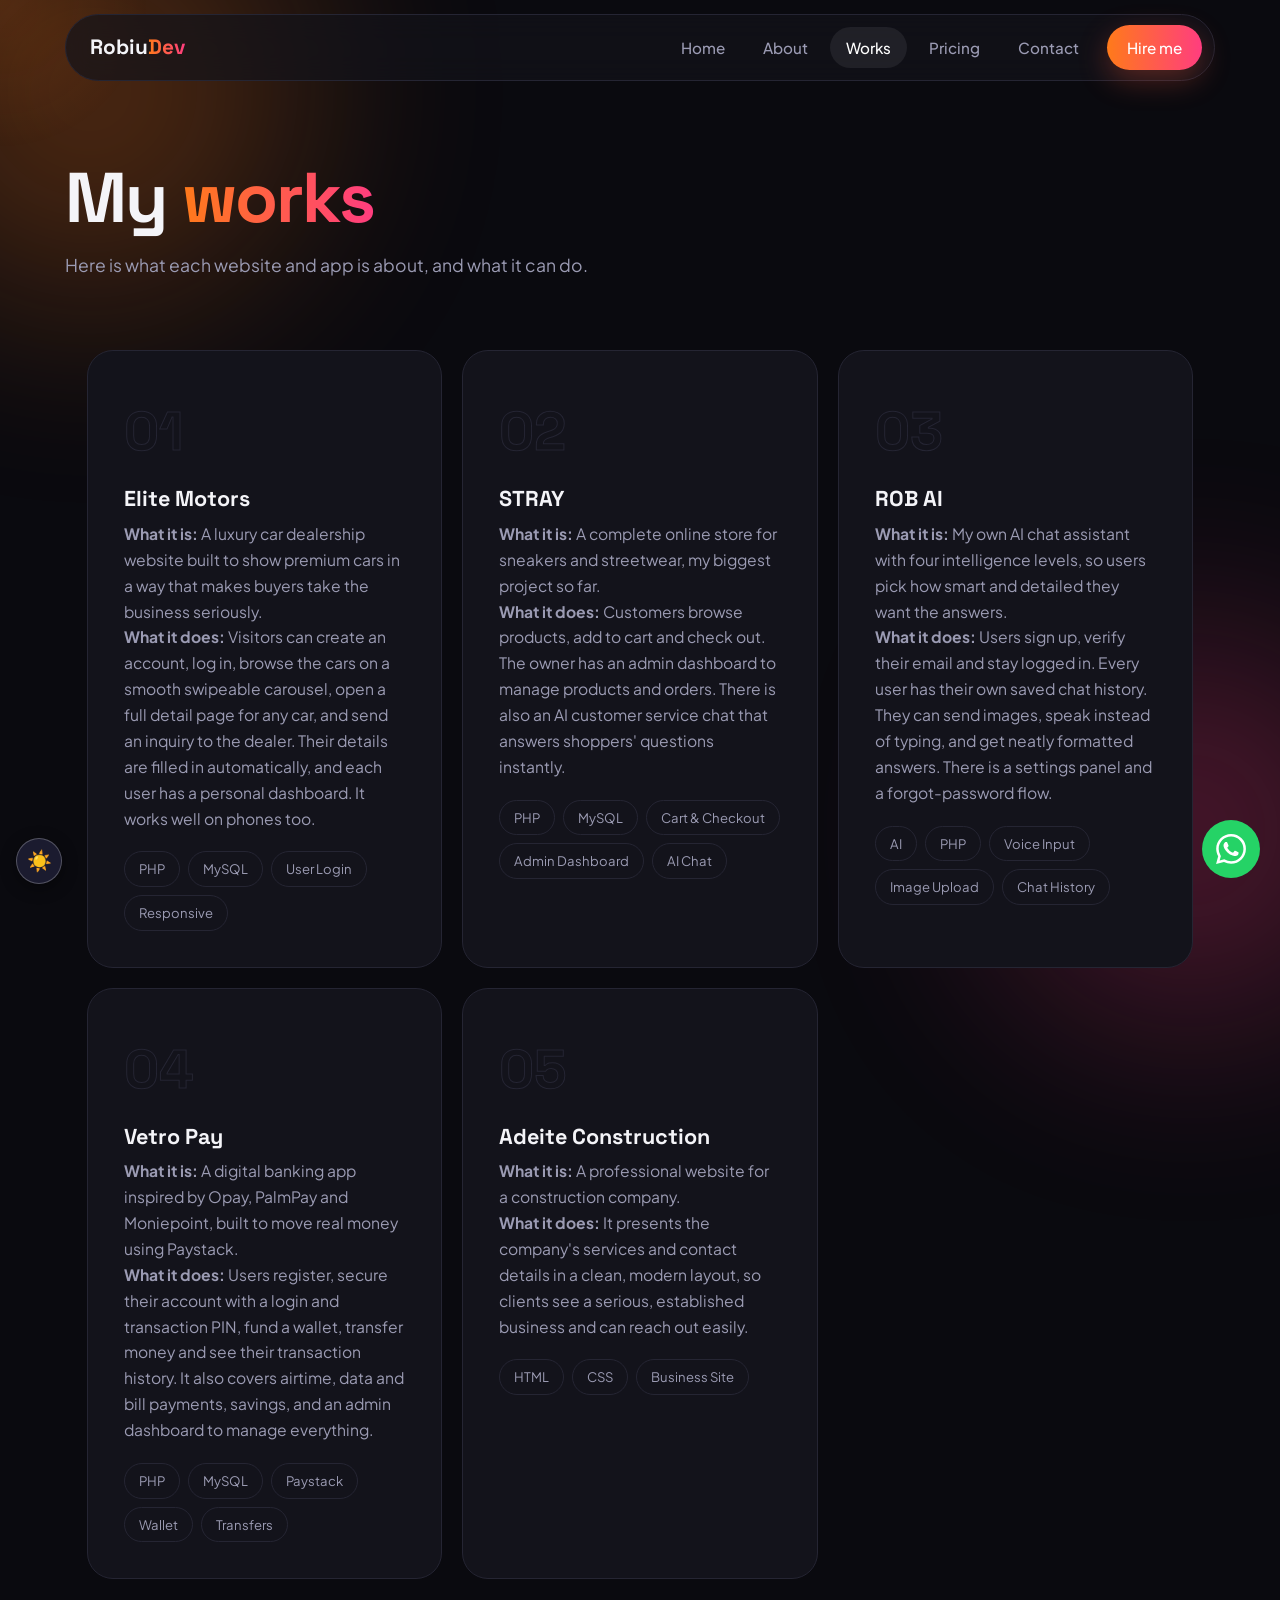
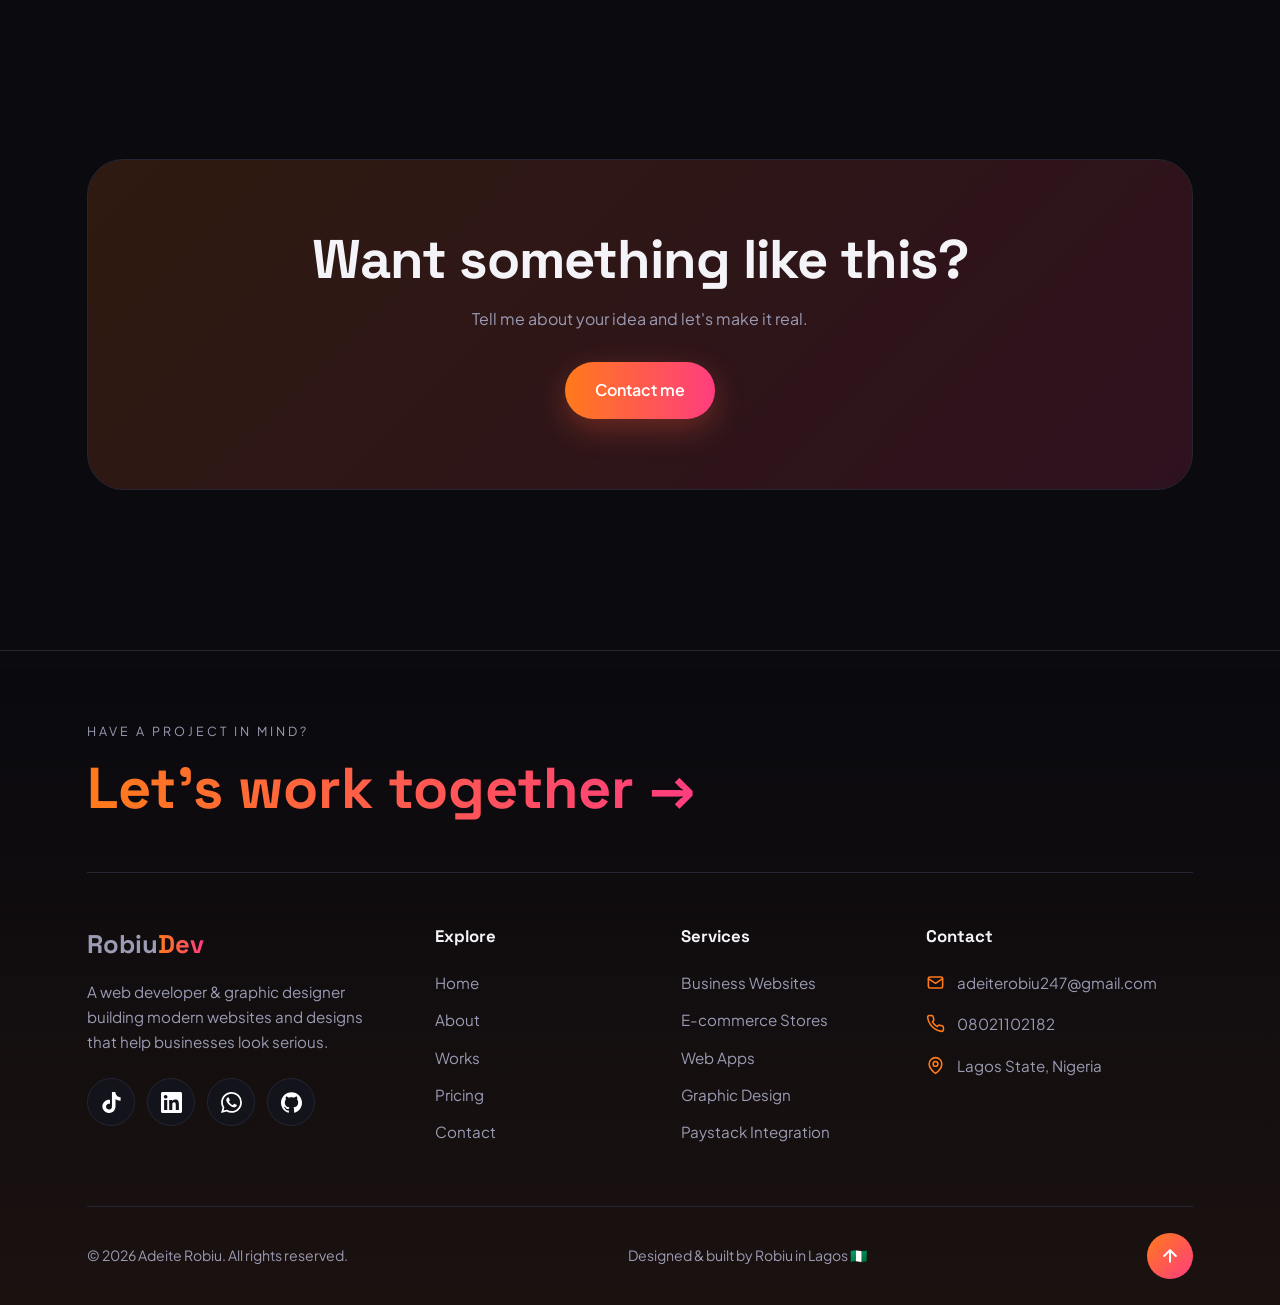
<file: works.html>
<!DOCTYPE html>
<html lang="en">
<head>
<meta charset="UTF-8">
<meta name="viewport" content="width=device-width,initial-scale=1">
<title>Works | Robiu Dev</title>
<link rel="preconnect" href="https://fonts.googleapis.com">
<link href="https://fonts.googleapis.com/css2?family=Plus+Jakarta+Sans:wght@400;500;600&family=Space+Grotesk:wght@500;700&display=swap" rel="stylesheet">
<link rel="stylesheet" href="style.css">
</head>
<body>

<div class="page-head wrap">
  <h1>My <span class="grad">works</span></h1>
  <p>Here is what each website and app is about, and what it can do.</p>
</div>

<section style="padding-top:30px"><div class="wrap grid" style="grid-template-columns:repeat(auto-fit,minmax(320px,1fr))">

  <div class="card work rv">
    <div class="num">01</div>
    <h3>Elite Motors</h3>
    <p><b>What it is:</b> A luxury car dealership website built to show premium cars in a way that makes buyers take the business seriously.</p>
    <p><b>What it does:</b> Visitors can create an account, log in, browse the cars on a smooth swipeable carousel, open a full detail page for any car, and send an inquiry to the dealer. Their details are filled in automatically, and each user has a personal dashboard. It works well on phones too.</p>
    <div class="tags"><span>PHP</span><span>MySQL</span><span>User Login</span><span>Responsive</span></div>
  </div>

  <div class="card work rv">
    <div class="num">02</div>
    <h3>STRAY</h3>
    <p><b>What it is:</b> A complete online store for sneakers and streetwear, my biggest project so far.</p>
    <p><b>What it does:</b> Customers browse products, add to cart and check out. The owner has an admin dashboard to manage products and orders. There is also an AI customer service chat that answers shoppers' questions instantly.</p>
    <div class="tags"><span>PHP</span><span>MySQL</span><span>Cart & Checkout</span><span>Admin Dashboard</span><span>AI Chat</span></div>
  </div>

  <div class="card work rv">
    <div class="num">03</div>
    <h3>ROB AI</h3>
    <p><b>What it is:</b> My own AI chat assistant with four intelligence levels, so users pick how smart and detailed they want the answers.</p>
    <p><b>What it does:</b> Users sign up, verify their email and stay logged in. Every user has their own saved chat history. They can send images, speak instead of typing, and get neatly formatted answers. There is a settings panel and a forgot-password flow.</p>
    <div class="tags"><span>AI</span><span>PHP</span><span>Voice Input</span><span>Image Upload</span><span>Chat History</span></div>
  </div>

  <div class="card work rv">
    <div class="num">04</div>
    <h3>Vetro Pay </h3>
    <p><b>What it is:</b> A digital banking app inspired by Opay, PalmPay and Moniepoint, built to move real money using Paystack.</p>
    <p><b>What it does:</b> Users register, secure their account with a login and transaction PIN, fund a wallet, transfer money and see their transaction history. It also covers airtime, data and bill payments, savings, and an admin dashboard to manage everything.</p>
    <div class="tags"><span>PHP</span><span>MySQL</span><span>Paystack</span><span>Wallet</span><span>Transfers</span></div>
  </div>

  <div class="card work rv">
    <div class="num">05</div>
    <h3>Adeite Construction</h3>
    <p><b>What it is:</b> A professional website for a construction company.</p>
    <p><b>What it does:</b> It presents the company's services and contact details in a clean, modern layout, so clients see a serious, established business and can reach out easily.</p>
    <div class="tags"><span>HTML</span><span>CSS</span><span>Business Site</span></div>
  </div>

</div></section>
<section><div class="wrap">
  <div class="cta-box rv">
    <h2>Want something like this?</h2>
    <p>Tell me about your idea and let's make it real.</p>
    <a href="contact.html" class="btn">Contact me</a>
  </div>
</div></section>

<script src="main.js"></script>
</body>
</html>
</file>
<file: style.css>
:root{--bg:#0a0a0f;--card:#13131b;--line:#252533;--txt:#f4f4f8;--mut:#9b9bb3;--a:#ff7a1a;--b:#ff3d7f}
*{margin:0;padding:0;box-sizing:border-box}
html{scroll-behavior:smooth}
body{background:var(--bg);color:var(--txt);font-family:'Plus Jakarta Sans',sans-serif;line-height:1.65;overflow-x:hidden}
a{color:inherit;text-decoration:none}
img{max-width:100%;display:block}
h1,h2,h3{font-family:'Space Grotesk',sans-serif;line-height:1.1}
.wrap{max-width:1150px;margin:auto;padding:0 22px}
.grad{background:linear-gradient(90deg,var(--a),var(--b));-webkit-background-clip:text;background-clip:text;color:transparent}
.blob{position:fixed;border-radius:50%;filter:blur(110px);opacity:.28;z-index:-1;animation:float 14s ease-in-out infinite}
.b1{width:420px;height:420px;background:var(--a);top:-120px;left:-120px}
.b2{width:380px;height:380px;background:var(--b);bottom:-120px;right:-100px;animation-delay:-6s}
@keyframes float{50%{transform:translate(60px,50px) scale(1.15)}}
#glow{position:fixed;width:300px;height:300px;border-radius:50%;background:radial-gradient(circle,rgba(255,122,26,.13),transparent 70%);pointer-events:none;transform:translate(-50%,-50%);z-index:-1}

header{position:fixed;top:14px;left:0;right:0;z-index:50;padding:0 14px}
.bar{max-width:1150px;margin:auto;padding:10px 12px 10px 24px;display:flex;align-items:center;justify-content:space-between;background:rgba(19,19,27,.7);backdrop-filter:blur(14px);-webkit-backdrop-filter:blur(14px);border:1px solid var(--line);border-radius:60px}
.logo{font-family:'Space Grotesk';font-weight:700;font-size:1.3rem}
.links{display:flex;align-items:center;gap:6px}
.links a{padding:8px 16px;border-radius:40px;color:var(--mut);font-weight:500;font-size:.95rem;transition:.3s}
.links a:hover,.links a.on{color:#fff;background:rgba(255,255,255,.07)}
.links a.btn{color:#fff;background:linear-gradient(90deg,var(--a),var(--b));padding:10px 20px;margin-left:6px}
.burger{display:none;background:none;border:0;width:42px;height:42px;cursor:pointer}
.burger span{display:block;width:22px;height:2px;background:#fff;margin:6px auto;transition:.3s}

.btn{display:inline-block;padding:15px 30px;border-radius:50px;font-weight:600;border:0;cursor:pointer;font-size:1rem;font-family:inherit;color:#fff;background:linear-gradient(90deg,var(--a),var(--b));transition:.3s;box-shadow:0 10px 30px rgba(255,90,60,.3)}
.btn:hover{transform:translateY(-3px);box-shadow:0 16px 40px rgba(255,90,60,.45)}
.btn.ghost{background:transparent;border:1px solid var(--line);box-shadow:none}
.btn.ghost:hover{border-color:var(--a)}

.hero{min-height:100vh;display:flex;align-items:center;padding:130px 0 60px}
.hero .wrap{display:grid;grid-template-columns:1.15fr .85fr;gap:50px;align-items:center}
.tag{display:inline-block;padding:7px 16px;border:1px solid var(--line);border-radius:40px;color:var(--mut);font-size:.88rem;margin-bottom:22px;background:var(--card)}
.tag i{display:inline-block;width:8px;height:8px;background:#38e07b;border-radius:50%;margin-right:8px;animation:pulse 1.6s infinite}
@keyframes pulse{50%{opacity:.3}}
.hero h1{font-size:clamp(2.6rem,6.5vw,5rem);letter-spacing:-2px;margin-bottom:20px}
.hero p{color:var(--mut);font-size:1.12rem;max-width:520px;margin-bottom:34px}
.typed{color:var(--a);font-weight:600}
.cta{display:flex;gap:14px;flex-wrap:wrap}
.photo{position:relative;width:min(380px,80vw);aspect-ratio:1;margin:auto}
.photo::before{content:"";position:absolute;inset:-8px;border-radius:50%;background:conic-gradient(var(--a),#6b5bff,var(--a));animation:spin 6s linear infinite}
.photo::after{content:"";position:absolute;inset:-8px;border-radius:50%;filter:blur(30px);opacity:.5;z-index:-1;background:conic-gradient(var(--a),var(--b),#6b5bff,var(--a));animation:spin 6s linear infinite}
.photo img{position:relative;z-index:2;width:100%;height:100%;object-fit:cover;object-position:50% 25%;border-radius:100%;border:6px solid var(--bg)}
@keyframes spin{to{transform:rotate(360deg)}}
.chip{position:absolute;z-index:3;background:rgba(19,19,27,.9);backdrop-filter:blur(10px);border:1px solid var(--line);padding:10px 16px;border-radius:40px;font-size:.85rem;font-weight:600;animation:bob 4s ease-in-out infinite}
.c1{top:6%;right:-6%}.c2{bottom:12%;left:-10%;animation-delay:-2s}
@keyframes bob{50%{transform:translateY(-12px)}}

.marquee{overflow:hidden;border-block:1px solid var(--line);padding:20px 0;background:rgba(255,255,255,.02)}
.track{display:flex;gap:50px;width:max-content;animation:scroll 25s linear infinite}
.track span{font-family:'Space Grotesk';font-size:1.6rem;font-weight:600;color:var(--mut);white-space:nowrap}
.track span:nth-child(even){color:var(--a)}
@keyframes scroll{to{transform:translateX(-50%)}}

section{padding:90px 0}
.page-head{padding:160px 0 40px}
.page-head h1{font-size:clamp(2.4rem,6vw,4.4rem);letter-spacing:-2px;margin-bottom:14px}
.page-head p{color:var(--mut);max-width:560px;font-size:1.1rem}
.sec-title{font-size:clamp(1.9rem,4vw,3rem);letter-spacing:-1px;margin-bottom:40px}
.stats{display:grid;grid-template-columns:repeat(3,1fr);gap:18px}
.stat{background:var(--card);border:1px solid var(--line);border-radius:24px;padding:30px;text-align:center}
.stat b{font-family:'Space Grotesk';font-size:3rem;display:block}
.stat span{color:var(--mut)}
.grid{display:grid;grid-template-columns:repeat(auto-fit,minmax(260px,1fr));gap:20px}
.card{background:var(--card);border:1px solid var(--line);border-radius:26px;padding:32px;transition:border .3s,transform .2s;position:relative;overflow:hidden}
.card:hover{border-color:var(--a)}
.card .ico{width:54px;height:54px;border-radius:50%;display:grid;place-items:center;font-size:1.5rem;background:linear-gradient(135deg,var(--a),var(--b));margin-bottom:20px}
.card h3{font-size:1.35rem;margin-bottom:10px}
.card p{color:var(--mut);font-size:.98rem}
.work{padding:36px}
.work .num{font-family:'Space Grotesk';font-size:3.4rem;font-weight:700;color:transparent;-webkit-text-stroke:1px var(--line);margin-bottom:10px;transition:.3s}
.work:hover .num{-webkit-text-stroke-color:var(--a)}
.tags{display:flex;flex-wrap:wrap;gap:8px;margin-top:20px}
.tags span,.pill{padding:6px 14px;border-radius:40px;border:1px solid var(--line);font-size:.82rem;color:var(--mut)}
.pills{display:flex;flex-wrap:wrap;gap:10px}
.pill{font-size:.95rem;padding:10px 20px;background:var(--card)}
.about{display:grid;grid-template-columns:.8fr 1.2fr;gap:50px;align-items:center}
.about .photo{width:min(340px,80vw)}
.about p{color:var(--mut);margin-bottom:18px;font-size:1.05rem}
.cta-box{text-align:center;background:linear-gradient(135deg,rgba(255,122,26,.15),rgba(255,61,127,.15));border:1px solid var(--line);border-radius:36px;padding:70px 24px}
.cta-box h2{font-size:clamp(2rem,4.5vw,3.4rem);margin-bottom:16px;letter-spacing:-1px}
.cta-box p{color:var(--mut);margin-bottom:30px}

.contact{display:grid;grid-template-columns:.8fr 1.2fr;gap:30px}
.info a,.info div{display:flex;gap:16px;align-items:center;padding:20px;background:var(--card);border:1px solid var(--line);border-radius:22px;margin-bottom:14px;transition:.3s}
.info a:hover{border-color:var(--a);transform:translateX(6px)}
.info .ico{width:48px;height:48px;flex:none;border-radius:50%;display:grid;place-items:center;background:linear-gradient(135deg,var(--a),var(--b))}
.info small{color:var(--mut);display:block}
form{background:var(--card);border:1px solid var(--line);border-radius:28px;padding:34px}
form label{display:block;font-size:.88rem;color:var(--mut);margin:0 0 6px 4px}
form input,form textarea{width:100%;background:var(--bg);border:1px solid var(--line);border-radius:18px;padding:15px 18px;color:#fff;font:inherit;margin-bottom:18px;outline:0;transition:.3s}
form input:focus,form textarea:focus{border-color:var(--a)}
form textarea{min-height:150px;resize:vertical}
#status{margin-top:16px;font-weight:500}
.ok{color:#38e07b}.err{color:#ff5a6a}
footer.mf{margin-top:70px;padding:70px 0 0;border-top:1px solid var(--line);background:linear-gradient(180deg,transparent,rgba(255,122,26,.07));color:var(--mut);font-size:.95rem}
.mf-in{max-width:1150px;margin:auto;padding:0 22px}
.mf-big{padding-bottom:50px;margin-bottom:50px;border-bottom:1px solid var(--line)}
.mf-big small{display:block;margin-bottom:14px;letter-spacing:3px;text-transform:uppercase;font-size:.78rem}
.mf-big a{display:inline-block;font-family:'Space Grotesk',sans-serif;font-size:clamp(1.4rem,5.2vw,3.6rem);font-weight:700;line-height:1.15;word-break:break-word;transition:.3s}
.mf-big a:hover{transform:translateX(10px)}
.mf-grid{display:grid;grid-template-columns:1.5fr 1fr 1fr 1.3fr;gap:40px}
.mf-grid h4{font-family:'Space Grotesk',sans-serif;color:var(--txt);font-size:1.05rem;margin-bottom:20px}
.mf-brand .logo{font-size:1.6rem;display:inline-block;margin-bottom:14px}
.mf-brand p{max-width:320px}
.mf-grid ul{list-style:none}
.mf-grid li{margin-bottom:12px}
.mf-grid li a{display:inline-block;transition:.3s}
.mf-grid li a:hover{color:var(--a);transform:translateX(6px)}
.mf-soc{display:flex;flex-wrap:wrap;gap:12px;margin-top:24px}
.mf-soc a{width:48px;height:48px;border-radius:50%;display:grid;place-items:center;border:1px solid var(--line);background:var(--card);color:#fff;transition:.3s}
.mf-soc a svg{width:21px;height:21px;fill:currentColor}
.mf-soc a:hover{background:linear-gradient(135deg,var(--a),var(--b));border-color:transparent;transform:translateY(-6px);box-shadow:0 12px 28px rgba(255,90,60,.4)}
.mf-ct a,.mf-ct div{display:flex;gap:12px;align-items:flex-start;margin-bottom:16px;transition:.3s}
.mf-ct a:hover{color:var(--a)}
.mf-ct svg{width:19px;height:19px;flex:none;margin-top:3px;fill:none;stroke:var(--a);stroke-width:2;stroke-linecap:round;stroke-linejoin:round}
.mf-bot{display:flex;justify-content:space-between;align-items:center;flex-wrap:wrap;gap:16px;margin-top:50px;padding:26px 0;border-top:1px solid var(--line);font-size:.88rem}
.mf-top{width:46px;height:46px;border:0;border-radius:50%;cursor:pointer;display:grid;place-items:center;color:#fff;background:linear-gradient(135deg,var(--a),var(--b));transition:.3s}
.mf-top svg{width:20px;height:20px;fill:none;stroke:#fff;stroke-width:2.4;stroke-linecap:round;stroke-linejoin:round}
.mf-top:hover{transform:translateY(-5px)}
@media(max-width:900px){.mf-grid{grid-template-columns:1fr 1fr}}
@media(max-width:560px){.mf-grid{grid-template-columns:1fr}.mf-bot{justify-content:center;text-align:center}}

@media(max-width:820px){
.hero .wrap,.about,.contact{grid-template-columns:1fr}
.hero{text-align:center}.hero p{margin-inline:auto}.cta{justify-content:center}
.hero .photo{order:-1;width:min(260px,70vw)}
.about{text-align:center}
.stats{grid-template-columns:1fr}
.burger{display:block}
.links{position:absolute;top:68px;left:14px;right:14px;flex-direction:column;background:rgba(19,19,27,.97);border:1px solid var(--line);border-radius:26px;padding:16px;display:none}
.links.open{display:flex}
.links a{width:100%;text-align:center}
.c1{right:-2%}.c2{left:-2%}
}
/* ===== BURGER -> X WHEN MENU IS OPEN ===== */
.burger span{transition:transform .3s,opacity .3s}
.bar:has(.links.open) .burger span:nth-child(1){transform:translateY(4px) rotate(45deg)}
.bar:has(.links.open) .burger span:nth-child(2){transform:translateY(-4px) rotate(-45deg)}
#prog{position:fixed;top:0;left:0;height:3px;width:0;z-index:100;background:linear-gradient(90deg,var(--a),var(--b))}
.wa-fab{position:fixed;right:20px;bottom:22px;width:58px;height:58px;border-radius:50%;background:#25d366;display:grid;place-items:center;z-index:60;transition:transform .3s;animation:fabpulse 2.4s infinite}
.wa-fab svg{width:30px;height:30px;fill:#fff}
.wa-fab:hover{transform:scale(1.12)}
@keyframes fabpulse{0%{box-shadow:0 0 0 0 rgba(37,211,102,.55)}70%{box-shadow:0 0 0 18px rgba(37,211,102,0)}100%{box-shadow:0 0 0 0 rgba(37,211,102,0)}}

/* ===== SKILL BARS ===== */
.skills{display:grid;grid-template-columns:repeat(auto-fit,minmax(300px,1fr));gap:26px 44px}
.sk-top{display:flex;justify-content:space-between;margin-bottom:10px;font-weight:600}
.sk-top b{color:var(--a);font-family:'Space Grotesk',sans-serif}
.sk-bar{height:12px;border-radius:20px;background:var(--card);border:1px solid var(--line);overflow:hidden}
.sk-bar i{display:block;height:100%;width:0;border-radius:20px;background:linear-gradient(90deg,var(--a),var(--b));transition:width 1.2s cubic-bezier(.2,.8,.2,1)}

/* ===== FAQ + FORM NOTE ===== */
.faq details{background:var(--card);border:1px solid var(--line);border-radius:20px;padding:20px 24px;margin-bottom:12px;transition:.3s}
.faq details[open]{border-color:var(--a)}
.faq summary{cursor:pointer;font-weight:600;list-style:none;display:flex;justify-content:space-between;gap:16px}
.faq summary::-webkit-details-marker{display:none}
.faq summary::after{content:"+";color:var(--a);font-size:1.4rem;line-height:1}
.faq details[open] summary::after{content:"−"}
.faq details p{color:var(--mut);margin-top:12px}
.cnote{color:var(--mut);font-size:.86rem;margin-top:14px}
/* ===== PRICING ===== */
.plans{display:grid;grid-template-columns:repeat(auto-fit,minmax(280px,1fr));gap:22px;align-items:stretch}
.plan{display:flex;flex-direction:column;padding:38px 32px}
.plan h3{font-size:1.4rem;margin-bottom:6px}
.plan .sub{color:var(--mut);font-size:.95rem;margin-bottom:22px}
.plan .price{font-family:'Space Grotesk',sans-serif;font-size:2.6rem;font-weight:700}
.plan .price small{display:block;font-size:.85rem;font-weight:500;color:var(--mut);font-family:'Plus Jakarta Sans',sans-serif}
.plan ul{list-style:none;margin:24px 0 30px;flex:1}
.plan li{padding:10px 0 10px 28px;position:relative;color:var(--mut);border-bottom:1px solid var(--line)}
.plan li::before{content:"✓";position:absolute;left:0;color:var(--a);font-weight:700}
.plan.hot{border-color:var(--a);background:linear-gradient(180deg,rgba(255,122,26,.12),var(--card))}
.plan .badge{position:absolute;top:20px;right:20px;padding:5px 14px;border-radius:40px;font-size:.75rem;font-weight:600;background:linear-gradient(90deg,var(--a),var(--b))}
.plan .btn{text-align:center}
/* Robiu portfolio extras: price estimator, package buttons, ROB AI demo.
   Colors are set as variables at the top, so match them to your site. */
:root {
  --x-grad: linear-gradient(90deg, #ff8a1f, #f06ba8);
  --x-card: rgba(255, 255, 255, 0.05);
  --x-border: rgba(255, 255, 255, 0.12);
  --x-text: #e8e8f0;
  --x-muted: #b4b4c8;
}

.x-section { max-width: 1000px; margin: 80px auto; padding: 0 16px; color: var(--x-text); font-family: inherit; }
.x-section h2 { font-size: clamp(1.8rem, 5vw, 2.6rem); margin: 0 0 8px; }
.x-section h2 span { background: var(--x-grad); -webkit-background-clip: text; background-clip: text; color: transparent; }
.x-section > p { color: var(--x-muted); margin: 0 0 28px; }

.x-card { background: var(--x-card); border: 1px solid var(--x-border); border-radius: 20px; padding: 24px; backdrop-filter: blur(8px); }

/* Estimator */
.x-est { display: grid; gap: 20px; grid-template-columns: 1.3fr 1fr; }
.x-est label.x-opt { display: flex; align-items: center; gap: 12px; padding: 12px 14px; border: 1px solid var(--x-border); border-radius: 12px; margin-bottom: 10px; cursor: pointer; transition: border-color .2s, background .2s; }
.x-est label.x-opt:hover { border-color: #ff8a1f; }
.x-est label.x-opt input { accent-color: #ff8a1f; width: 18px; height: 18px; }
.x-est label.x-opt small { display: block; color: var(--x-muted); }
.x-pages { margin-bottom: 18px; }
.x-pages input[type=range] { width: 100%; accent-color: #ff8a1f; }
.x-result { text-align: center; display: flex; flex-direction: column; justify-content: center; gap: 10px; }
.x-result .x-price { font-size: clamp(1.5rem, 4vw, 2.1rem); font-weight: 800; background: var(--x-grad); -webkit-background-clip: text; background-clip: text; color: transparent; }
.x-result small { color: var(--x-muted); }

/* Buttons */
.x-btn { display: inline-block; padding: 12px 22px; border-radius: 999px; background: var(--x-grad); color: #fff; font-weight: 700; text-decoration: none; border: 0; cursor: pointer; font-size: 1rem; font-family: inherit; }
.x-btn:hover { filter: brightness(1.1); }
.x-btn.ghost { background: transparent; border: 1px solid var(--x-border); color: var(--x-text); }

.x-demo-frame { position: relative; width: 100%; height: 520px; border-radius: 16px; overflow: hidden; border: 1px solid var(--x-border); background: rgba(0, 0, 0, .35); display: flex; align-items: center; justify-content: center; flex-direction: column; gap: 14px; text-align: center; padding: 16px; }
.x-demo-frame iframe { position: absolute; inset: 0; width: 100%; height: 100%; border: 0; background: #0b0b14; }
/* ROB AI logo (diamond + name), no loader bar */
.x-demo-frame { background: #0b0c10; gap: 28px; }
.x-rob-logo { display: flex; flex-direction: column; align-items: center; gap: 22px; }
.x-rob-diamond { width: 38px; height: 38px; background: #5b45b8; border-radius: 4px; transform: rotate(45deg); }
.x-rob-name { font-size: clamp(2rem, 7vw, 2.8rem); font-weight: 800; letter-spacing: 1px; color: #e8e8f0; line-height: 1; }
.x-rob-name span { color: #7a5cf5; }
/* ROB AI box: logo + name + Visit site */
.x-rob-box { display: flex; flex-direction: column; align-items: center; justify-content: center; gap: 26px; background: #0b0c10; border: 1px solid var(--x-border); border-radius: 20px; padding: 56px 16px; text-decoration: none; transition: border-color .2s, transform .2s; }
.x-rob-box:hover { border-color: #7a5cf5; transform: translateY(-3px); }
.x-demo-actions { margin-top: 14px; display: flex; gap: 10px; flex-wrap: wrap; }

@media (max-width: 760px) {
  .x-est { grid-template-columns: 1fr; }
  .x-demo-frame { height: 440px; }
}
</file>
